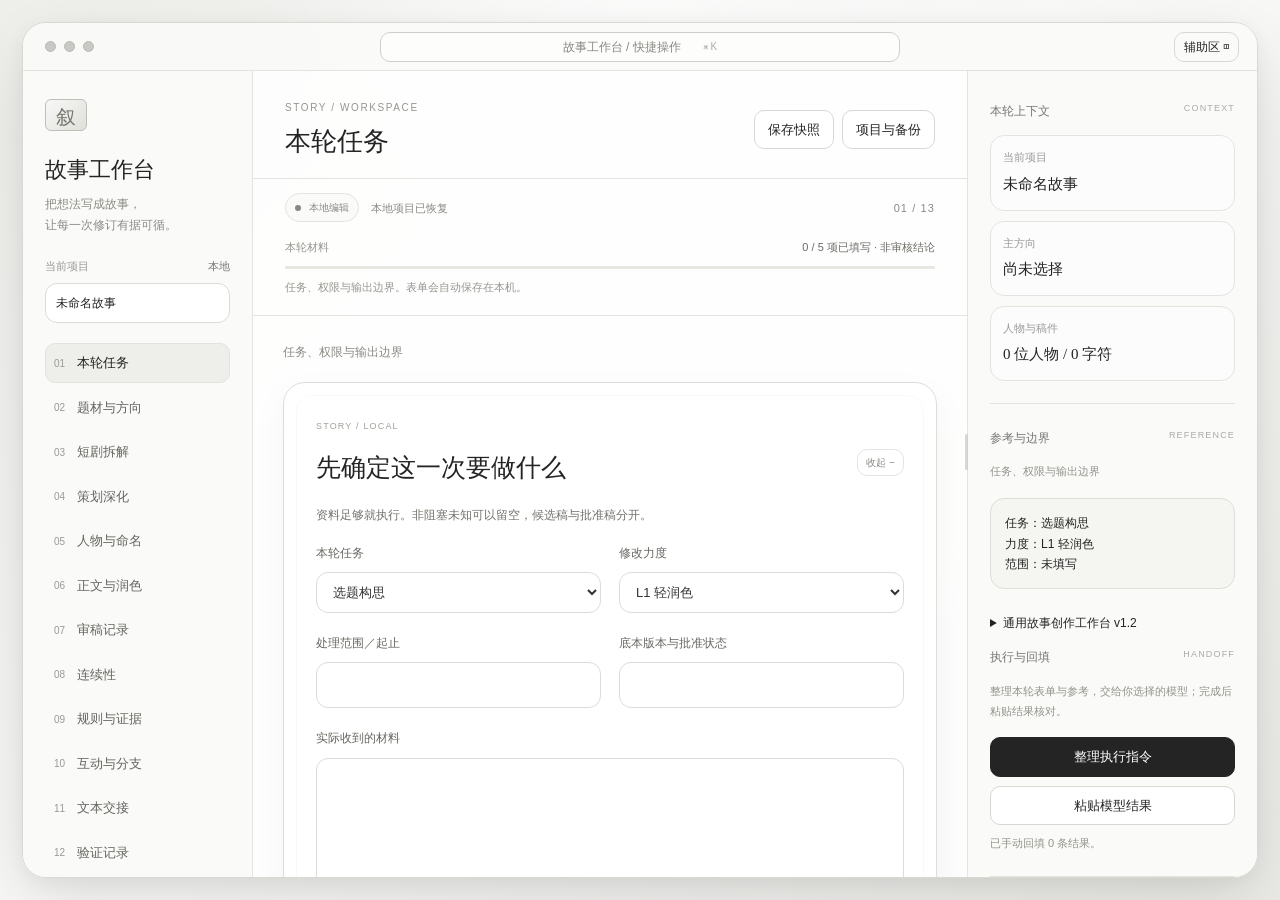
<file: index.html>
<!doctype html>
<html lang="zh-CN">
<head>
<meta charset="utf-8"><meta name="viewport" content="width=device-width,initial-scale=1">
<meta http-equiv="Content-Security-Policy" content="default-src 'none'; script-src 'self'; style-src 'self'; img-src 'self' data:; connect-src 'none'; frame-src 'self'; base-uri 'none'; form-action 'none'; object-src 'none'">
<meta name="description" content="本地故事创作工作台：题材、策划、人物、稿件、审校与连续性。内容保存在自己的浏览器，不调用模型、不上传稿件。">
<title>故事工作台 · 创作与修订</title>
<link rel="stylesheet" href="assets/workbench.css">
<script defer src="assets/knowledge.js"></script><script defer src="assets/core.js"></script><script defer src="assets/app.js"></script>
</head>
<body>
<div class="app-shell"><div class="browser">
<header class="window-bar"><div class="traffic" aria-hidden="true"><i></i><i></i><i></i></div><button class="address command-trigger" id="open-commands" aria-haspopup="dialog" aria-controls="command-dialog">故事工作台 / 快捷操作 <kbd>⌘ K</kbd></button><button id="toggle-context" aria-expanded="true" aria-controls="context-aside" title="展开或收起辅助区">辅助区 ◫</button></header>
<div class="shell">
<aside class="sidebar" aria-label="项目与模块">
<div class="logo" aria-hidden="true">叙</div><a class="brand" href="#task">故事工作台</a><p class="brand-sub">把想法写成故事，<br>让每一次修订有据可循。</p>
<label class="project-label" for="project-title">当前项目 <span>本地</span></label><input id="project-title" aria-label="项目名称" placeholder="未命名故事" maxlength="200">
<nav id="navigation" aria-label="创作模块"></nav>
<div class="sidebar-foot"><strong>留在自己的浏览器</strong><p>未连接模型 · 无自动生成<br>随时导出，保存你的创作。</p><a href="name-editor.html" target="_blank" rel="noopener">独立名字工具 ↗</a></div>
</aside>
<section class="workspace" aria-label="创作工作区">
<header class="main-head"><div><div class="kicker">STORY / WORKSPACE</div><h1 id="page-title">本轮任务</h1></div><div class="head-buttons"><button id="save-project">保存快照</button><button id="open-projects">项目与备份</button></div></header>
<div class="work-state"><span class="status-pill"><i aria-hidden="true"></i>本地编辑</span><span id="save-status" role="status">准备就绪</span><span id="workspace-position">01 / 12</span></div>
<div class="stage-strip" aria-label="本轮准备情况"><div><span>本轮材料</span><strong id="progress-label">待填写</strong></div><progress id="task-progress" max="5" value="0" aria-label="本轮材料准备进度"></progress><p id="workspace-guide">先确定任务，再整理执行材料。</p></div>
<div class="reader"><main id="main-content" tabindex="-1"></main><footer>本地保存 · 定期导出 JSON 备份 · 创作建议与待核事实请分别记录。</footer></div>
</section>
<div id="panel-resizer" role="separator" tabindex="0" aria-label="调整辅助区宽度，左右方向键调整，Home 重置" aria-orientation="vertical" aria-valuemin="240" aria-valuemax="440" aria-valuenow="290"></div><aside class="assistant-panel" id="context-aside" aria-label="本轮上下文与执行">
<section class="aside-section"><div class="side-heading">本轮上下文 <span>CONTEXT</span></div><div id="project-summary" class="meta-grid"></div></section>
<section class="aside-section"><div class="side-heading">参考与边界 <span>REFERENCE</span></div><div id="context-panel"></div></section>
<section class="aside-section execution-section"><div class="side-heading">执行与回填 <span>HANDOFF</span></div><p class="muted">整理本轮表单与参考，交给你选择的模型；完成后粘贴结果核对。</p><button class="primary wide" id="prepare-prompt">整理执行指令</button><button class="wide" id="paste-result">粘贴模型结果</button><div id="output-count" class="muted"></div></section>
<p class="local-notice">本站不会调用模型或上传稿件。外部使用前，请检查材料中的敏感信息。</p>
</aside>
</div></div></div>
<dialog id="command-dialog"><div class="dialog-head"><h2>快速切换与操作</h2><button data-close="command-dialog">关闭</button></div><input id="command-search" type="search" aria-label="搜索模块与操作" placeholder="搜索模块、保存、导出或回填…"><div id="command-list" class="command-list"></div><p class="muted">⌘ / Ctrl + K 打开 · ↑ ↓ 选择 · Enter 执行 · Esc 关闭</p></dialog>
<dialog id="project-dialog"><div class="dialog-head"><h2>项目与备份</h2><button data-close="project-dialog" aria-label="关闭项目与备份">关闭</button></div><p class="muted">自动保存当前项目；快照可恢复旧稿。浏览器清理数据或换设备后需用 JSON 备份恢复。共用设备上的其他使用者也可读取本地内容。</p><div class="toolbar"><button id="new-project">新建空白项目</button><button id="export-json" class="primary">导出项目 JSON</button><label class="file-button">导入项目 JSON<input id="import-json" type="file" accept=".json,application/json" hidden></label><button id="export-md">导出完整 Markdown</button><button id="copy-md">复制完整 Markdown</button></div><h3>本机项目</h3><div id="project-list"></div><h3>当前项目快照</h3><div id="snapshot-list"></div><p id="backup-status" role="status"></p></dialog>
<dialog id="execution-dialog"><div class="dialog-head"><h2 id="execution-title">执行指令</h2><button data-close="execution-dialog">关闭</button></div><p class="muted" id="execution-hint"></p><textarea id="execution-text" aria-label="执行指令或模型结果" spellcheck="false"></textarea><div class="toolbar" id="execution-actions"></div></dialog>
<div id="toast" role="status" aria-live="polite"></div>
<noscript><p>请启用 JavaScript 以使用本地编辑、保存和导出功能。<a href="skill/SKILL.md">阅读知识原文</a></p></noscript>
</body></html>
</file>
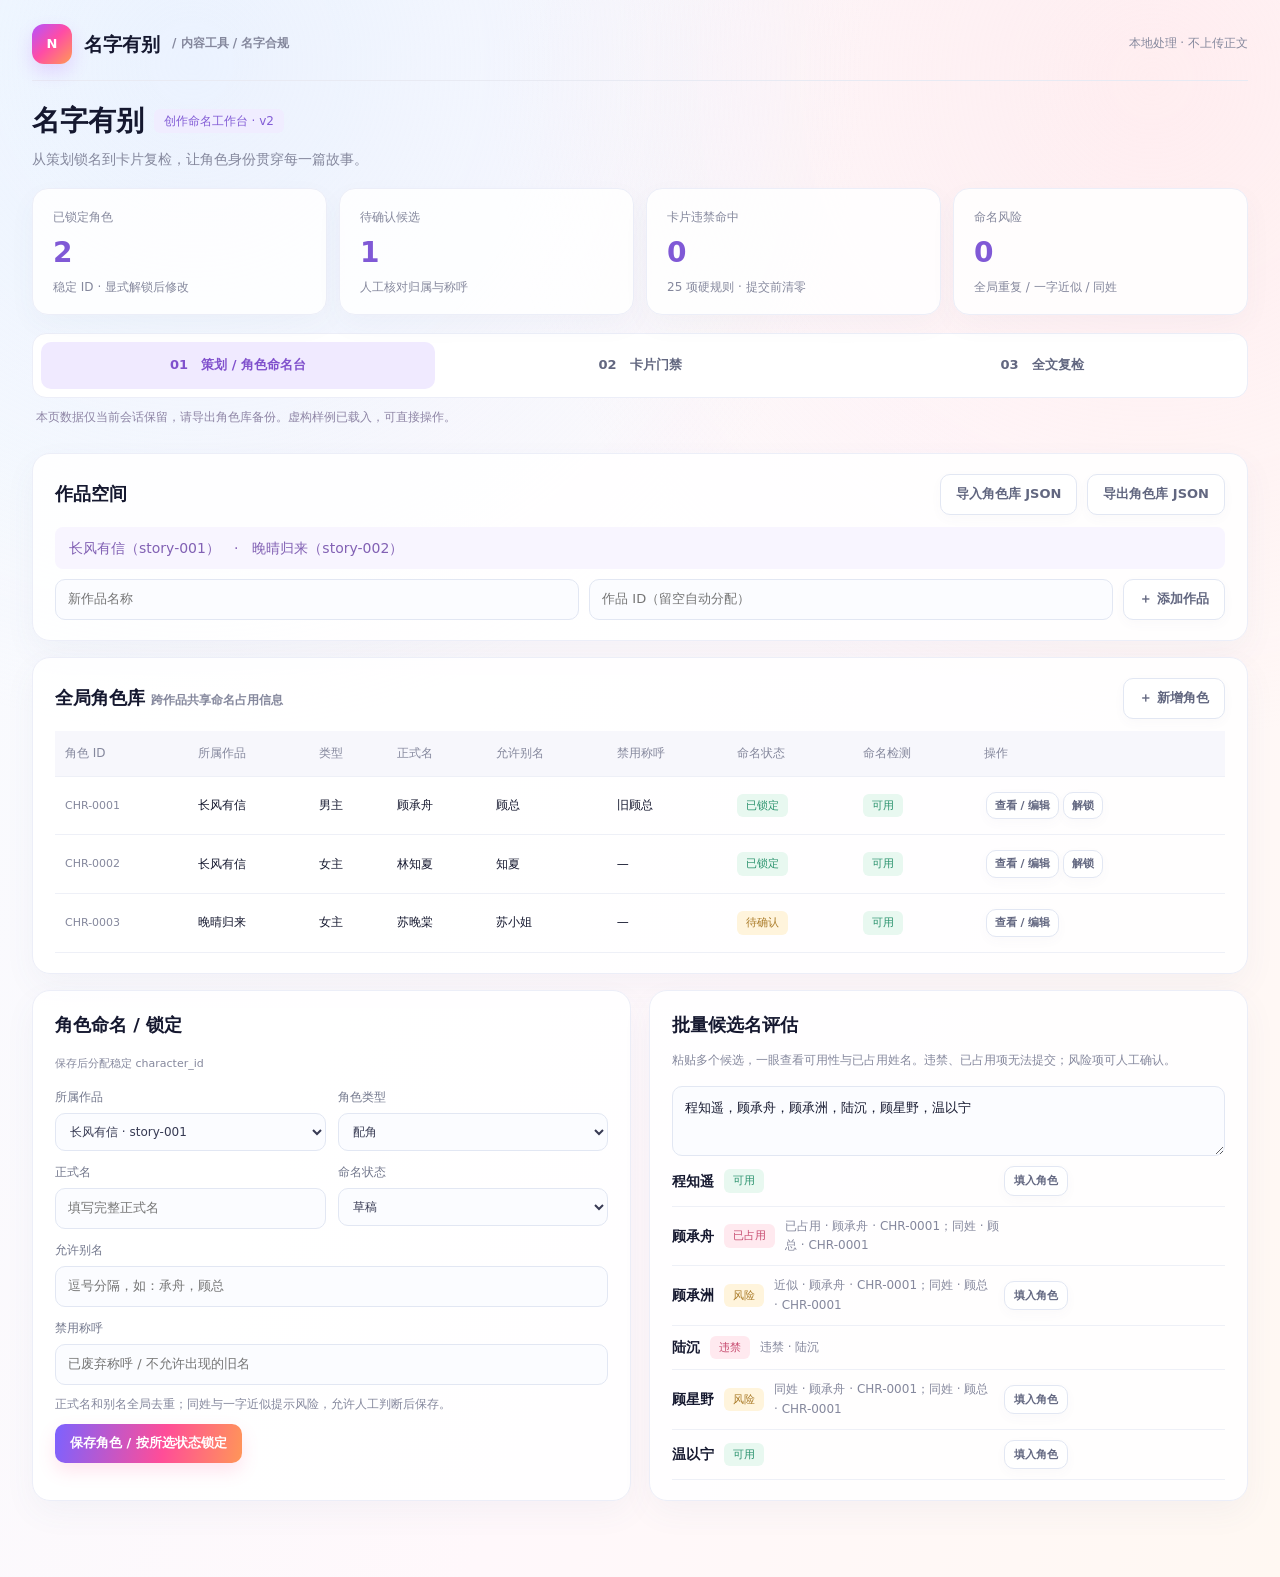
<file: name-editor.html>
<!doctype html><html lang="zh-CN"><head><meta charset="utf-8"><meta name="viewport" content="width=device-width,initial-scale=1"><meta http-equiv="Content-Security-Policy" content="default-src 'none'; script-src 'unsafe-inline'; style-src 'unsafe-inline'; img-src data:; connect-src 'none'; base-uri 'none'; form-action 'none'"><title>名字有别 · 创作命名工作台</title><style>
:root{font:15px/1.65 -apple-system,BlinkMacSystemFont,'PingFang SC','Microsoft YaHei',sans-serif;color:#26332f;background:#f3f4ee}*{box-sizing:border-box}body{margin:0}main{max-width:1120px;margin:auto;padding:36px 24px 80px}header{padding:22px 0 28px}h1{font-size:34px;letter-spacing:2px;margin:8px 0;color:#153f35}h2{font-size:21px;margin:28px 0 14px}h3{font-size:16px;margin:18px 0 8px}p{margin:10px 0}.tag{font-size:12px;letter-spacing:2px;color:#628577}.card,.panel{background:#fff;border:1px solid #dce4dc;border-radius:14px;padding:22px;margin:16px 0;box-shadow:0 4px 18px #224c3210}.row,.toolbar{display:flex;gap:10px;align-items:center;flex-wrap:wrap}.row input{flex:1;min-width:180px}.role{border-top:1px solid #e4e8e1;margin-top:18px;padding-top:16px}.role strong{display:block;margin-bottom:10px}input,textarea{font:inherit;border:1px solid #c9d6cc;border-radius:7px;padding:9px 11px;color:#243f32;background:#fff}textarea{display:block;width:100%;min-height:160px;margin-top:16px;resize:vertical}button,.filebutton{font:inherit;cursor:pointer;border:1px solid #b8cbbb;border-radius:7px;background:#f7faf6;color:#254b38;padding:8px 14px}button:hover,.filebutton:hover{background:#e8f0e7}button.primary{background:#205e47;color:white;border-color:#205e47}button:disabled{opacity:.4;cursor:default}.toolbar{margin:14px 0}.mapping{margin-top:8px}.mapping span{min-width:100px}.mapping small,.warning{color:#946210}.alert{color:#a33732}.hint,small{color:#66766b;font-size:13px}.hit{display:flex;align-items:baseline;gap:7px;padding:12px;border-bottom:1px solid #e4e9df;flex-wrap:wrap;white-space:pre-wrap;overflow-wrap:anywhere}.hit input{width:18px;height:18px}.hit del{background:#ffe4e2;color:#9a3530}.hit ins{background:#dff1df;color:#235c36;text-decoration:none}.hit b{color:#96621f;font-size:12px}#notice{position:sticky;bottom:10px;background:#163f33;color:#fff;border-radius:9px;padding:13px 18px;margin-top:24px;z-index:5}#candidates{display:flex;gap:8px;flex-wrap:wrap}#extra{width:100%}details{margin-top:25px;font-size:13px;color:#687669}#results p{overflow-wrap:anywhere}footer{font-size:12px;color:#7b897d;margin-top:28px}@media(max-width:600px){main{padding:18px 14px 70px}h1{font-size:26px}.card,.panel{padding:15px}.row input{width:100%;min-width:120px}.toolbar button{flex:1}}
.dbname{display:inline-block;margin:3px;padding:3px 9px;background:#edf2e9;border-radius:5px}.forbidden-hit{display:flex;gap:12px;align-items:center;flex-wrap:wrap;border-bottom:1px solid #e2e9df;padding:10px 0}.forbidden-hit span{white-space:pre-wrap;overflow-wrap:anywhere}mark{background:#ffe18b;color:#702b22;padding:2px 4px}input[aria-invalid="true"]{border:2px solid #ad3730}
:root{font:14px/1.6 ui-sans-serif,system-ui,-apple-system,"PingFang SC","Microsoft YaHei",sans-serif;color:#15182f;background:#f7f9ff}body{background:radial-gradient(circle at 15% 4%,#dfebff88,transparent 36%),radial-gradient(circle at 90% 5%,#ffe4e688,transparent 35%),linear-gradient(115deg,#f7fbff,#fff8fb 60%,#fff8f2)}main{max-width:1500px;padding:24px 32px 60px}header{padding:0 0 16px;display:flex;align-items:center;justify-content:space-between;border-bottom:1px solid #e8eaf3;margin-bottom:20px}header .brand{display:flex;align-items:center;gap:12px;font-size:20px;font-weight:850}header .mark{width:40px;height:40px;display:grid;place-items:center;border-radius:12px;background:linear-gradient(135deg,#b354ff,#ff4ca6 48%,#ff9b53);color:white;font-size:13px;box-shadow:0 8px 18px #b354ff33}header small{font-size:12px;color:#85889d}h1{font-size:28px;color:#15182f;letter-spacing:0;margin:0}h2{font-size:18px;margin:0 0 12px}h3{font-size:15px}.subtitle{margin:4px 0 18px;color:#85889d}.overview{display:grid;grid-template-columns:1.6fr repeat(3,1fr);gap:12px;margin-bottom:18px}.overview>div{border:1px solid #eceef8;background:#ffffffdd;border-radius:16px;padding:16px 20px;box-shadow:0 10px 28px #545c840a}.overview b{display:block;font-size:21px;margin-top:3px}.overview span{font-size:12px;color:#85889d}.overview .accent{color:#825fff;font-size:16px}.steps{display:flex;gap:8px;padding:10px;background:#fff;border:1px solid #eef0f7;border-radius:14px;margin-bottom:18px}.steps a{color:#626780;text-decoration:none;font-weight:650;font-size:13px;padding:7px 14px;border-radius:8px}.steps a:first-child{background:#f0edff;color:#825fff}.card,.panel{border:1px solid #eceef8;border-radius:18px;padding:22px 24px;box-shadow:0 12px 32px #545c840d;background:#ffffffed;margin:16px 0}button,.filebutton{border:1px solid #e2e7f3;background:#fff;color:#626780;border-radius:10px;font-weight:650;padding:9px 15px;box-shadow:0 4px 12px #535b8008;font-size:13px}button.primary{border:0;color:white;background:linear-gradient(100deg,#7c62ff,#ff4d98 58%,#ff9658);box-shadow:0 8px 18px #ff509128}button:hover,.filebutton:hover{background:#f0edff;color:#7957dc}button.primary:hover{background:linear-gradient(100deg,#7155f2,#ee458e 58%,#f38b4d);color:white}input,textarea{border:1px solid #e2e7f3;border-radius:10px;color:#15182f;font-size:13px;padding:9px 12px;background:#fbfcff}input:focus,textarea:focus{outline:2px solid #b6a6ff66;border-color:#9c85ff}#docs{display:grid;grid-template-columns:repeat(2,minmax(0,1fr));gap:16px}#docs .card{margin:0}#docs textarea{height:150px;min-height:120px;line-height:1.9}#docs>.card:only-child{grid-column:1/-1}#docs .row input{min-width:120px}.role{border-color:#eef0f7;margin-top:16px;padding-top:12px}.role strong{font-size:13px;margin-bottom:7px}.role>button{font-size:12px;padding:5px 10px;margin:8px 0 2px}.mapping span{min-width:66px}.mapping small{font-size:11px}.hint,small{color:#85889d;font-size:12px}.warning{color:#a16c16}.alert{color:#cc466b}.dbname{background:#f0edff;color:#7957bc;font-size:12px;margin:3px;padding:3px 10px;border-radius:6px}#db-panel{font-size:13px;color:#626780}#db-panel summary{cursor:pointer;display:flex;align-items:center;justify-content:space-between;font-size:14px;color:#15182f;font-weight:750}#db-panel summary span{background:#fff0f4;color:#c84d78;border-radius:6px;padding:3px 10px;font-size:12px}#db-panel[open] summary{margin-bottom:14px}#db-panel h2{display:none}#db-panel .hint{line-height:1.7}.hit{border-bottom:1px solid #eef0f7;font-size:13px}#notice{background:#f0edff;color:#6e58ae;border:1px solid #e3dcfc;border-radius:12px;position:static;padding:12px 18px;font-size:13px}details{color:#85889d}footer{color:#85889d}mark{background:#ffdae7;color:#a12b55}.section-head{display:flex;justify-content:space-between;align-items:center;margin-top:20px}.section-head h2{margin:0}.section-head span{font-size:12px;color:#85889d}#results p{padding:9px 12px;border-radius:8px;background:#f7f8fd;font-size:13px}#results p.alert{background:#fff0f4}#results p.warning{background:#fff8e9}@media(max-width:900px){main{padding:18px}#docs{grid-template-columns:1fr}.overview{grid-template-columns:repeat(2,1fr)}.steps{overflow:auto;white-space:nowrap}header small{display:none}}
[hidden]{display:none!important}.version{font-size:12px;font-weight:500;background:#f0edff;color:#835dd6;border-radius:6px;padding:5px 10px;vertical-align:middle}.overview{grid-template-columns:repeat(4,1fr)}.overview b{font-size:28px;color:#8059d6}.v2-tabs{display:flex;background:#fff;border:1px solid #eceef8;padding:8px;border-radius:14px;gap:8px}.v2-tabs button{flex:1;box-shadow:none;border:0;padding:13px}.v2-tabs .active{background:#f0eaff;color:#8051cd}#v2-note{padding:10px 4px;color:#8e85a5;font-size:12px}.v2-columns{display:grid;grid-template-columns:1fr 1fr;gap:18px}.v2-columns>.panel{margin-top:0}.section-head{margin:0 0 12px}.toolbar{margin:0}.work-list{color:#8261b4;background:#f8f5ff;padding:10px 14px;border-radius:8px}.table-scroll{overflow:auto}table{width:100%;border-collapse:collapse;font-size:12px}th{background:#f7f7fc;color:#85889d;text-align:left;font-weight:500;white-space:nowrap}td,th{padding:13px 10px;border-bottom:1px solid #eef0f7}td button{padding:4px 8px;font-size:11px;margin:2px;white-space:nowrap}td:first-child{font-size:11px;color:#85889d}.pill{display:inline-block;padding:3px 9px;border-radius:6px;font-size:11px;white-space:nowrap}.ok{background:#e8f8f0;color:#2a926d}.warn{background:#fff4dc;color:#aa7b28}.bad{background:#ffe9ef;color:#c74c70}.form-grid{display:grid;grid-template-columns:1fr 1fr;gap:12px;margin-top:14px}label{font-size:12px;color:#73788d}label input,label select{display:block;width:100%;margin-top:6px}.wide{grid-column:1/-1}select{font:inherit;padding:10px;border:1px solid #e2e7f3;border-radius:10px;color:#373a53;background:#fbfcff}#dictionary-prompt{font:12px/1.8 ui-monospace,monospace;background:#faf9ff;resize:vertical}.batch-item{display:flex;align-items:center;gap:10px;padding:10px 0;border-bottom:1px solid #eef0f7}.batch-item small{flex:1;max-width:220px;overflow-wrap:anywhere}.batch-item button{padding:5px 9px;font-size:11px}.finding{padding:14px 0;border-top:1px solid #eeeef8}.finding>b,.finding>small{margin-left:12px}.finding p{background:#f9f8fd;padding:10px;border-radius:8px;white-space:pre-wrap;overflow-wrap:anywhere}.pass-message{background:#ecfaf1;padding:14px;border-radius:10px;color:#2a926d}header{margin-bottom:18px}header .brand{font-size:19px}main{max-width:1600px}.panel{padding:20px 22px}.subtitle{margin-bottom:18px}textarea{line-height:1.8}#role-form>small{font-size:11px}@media(max-width:900px){.v2-columns{grid-template-columns:1fr}.v2-tabs button{font-size:12px;padding:10px}.overview{grid-template-columns:1fr 1fr}}
</style></head><body><main><header><div class="brand"><div class="mark">N</div>名字有别 <small> / 内容工具 / 名字合规</small></div><small>本地处理 · 不上传正文</small></header><h1>名字有别 <span class="version">创作命名工作台 · v2</span></h1><p class="subtitle">从策划锁名到卡片复检，让角色身份贯穿每一篇故事。</p>
<div class="overview"><div><span>已锁定角色</span><b id="locked-count">0</b><small>稳定 ID · 显式解锁后修改</small></div><div><span>待确认候选</span><b id="pending-count">0</b><small>人工核对归属与称呼</small></div><div><span>卡片违禁命中</span><b id="forbid-count">0</b><small>25 项硬规则 · 提交前清零</small></div><div><span>命名风险</span><b id="risk-count">0</b><small>全局重复 / 一字近似 / 同姓</small></div></div>
<nav class="v2-tabs" role="tablist"><button data-tab="naming" class="active" role="tab" aria-selected="true">01　策划 / 角色命名台</button><button data-tab="gate" role="tab" aria-selected="false">02　卡片门禁</button><button data-tab="full" role="tab" aria-selected="false">03　全文复检</button></nav>
<div id="v2-note" role="status">本页数据仅当前会话保留，请导出角色库备份。虚构样例已载入，可直接操作。</div>
<section id="tab-naming"><div class="panel"><div class="section-head"><h2>作品空间</h2><div class="toolbar"><label class="filebutton">导入角色库 JSON<input id="import-registry" type="file" accept=".json" hidden></label><button id="export-registry">导出角色库 JSON</button></div></div><p id="work-list" class="work-list"></p><div class="row"><input id="work-title" placeholder="新作品名称"><input id="work-id" placeholder="作品 ID（留空自动分配）"><button id="add-work">＋ 添加作品</button></div></div>
<div class="panel"><div class="section-head"><h2>全局角色库 <small>跨作品共享命名占用信息</small></h2><button id="new-role">＋ 新增角色</button></div><div class="table-scroll"><table><thead><tr><th>角色 ID</th><th>所属作品</th><th>类型</th><th>正式名</th><th>允许别名</th><th>禁用称呼</th><th>命名状态</th><th>命名检测</th><th>操作</th></tr></thead><tbody id="role-rows"></tbody></table></div></div>
<div class="v2-columns"><div class="panel" id="role-form"><h2>角色命名 / 锁定</h2><small id="role-id"></small><div class="form-grid"><label>所属作品<select id="role-work"></select></label><label>角色类型<select id="role-type"><option>男主</option><option>女主</option><option>配角</option><option>反派</option></select></label><label>正式名<input id="role-name" placeholder="填写完整正式名"></label><label>命名状态<select id="role-status"><option>草稿</option><option>待确认</option><option>已锁定</option></select></label><label class="wide">允许别名<input id="role-aliases" placeholder="逗号分隔，如：承舟，顾总"></label><label class="wide">禁用称呼<input id="role-forbidden" placeholder="已废弃称呼 / 不允许出现的旧名"></label></div><p id="name-feedback" class="warning"></p><p id="lock-hint" class="hint"></p><button class="primary" id="save-role">保存角色 / 按所选状态锁定</button></div>
<div class="panel"><h2>批量候选名评估</h2><p class="hint">粘贴多个候选，一眼查看可用性与已占用姓名。违禁、已占用项无法提交；风险项可人工确认。</p><textarea id="batch-names" style="min-height:70px"></textarea><div id="batch-results"></div></div></div></section>
<section id="tab-gate" hidden><div class="panel"><div class="section-head"><h2>卡片 / 正文生成门禁</h2><span id="gate-status" class="pill warn">未检查</span></div><div class="form-grid"><label>作品<select id="gate-work"></select></label><label>策划卡片名称<input id="gate-title"></label><label class="wide">检查范围<select id="gate-character"></select></label></div><p class="hint">单角色卡片可检查串名；全作品检查允许同作品角色共同出现。未登记称呼只进入待确认候选，不自动绑定人物。</p><div class="v2-columns"><div><label>卡片 / 正文内容<textarea id="gate-text" style="height:220px"></textarea></label><label>补充待核对称呼（可留空）<input id="explicit-candidates" placeholder="如：陌生称呼、模型生成的待核对名"></label><p class="hint">自动候选：显式【称呼】、说话人标签及有限姓氏规则。识别有遗漏与误报，请补充待核对称呼。</p><div class="toolbar"><button id="run-gate" class="primary">检查卡片 / 正文</button><button id="gate-pass-sample">通过样例</button><button id="gate-risk-sample">阻断样例</button></div></div><div><div class="section-head"><b>自动注入 · 本作品角色字典 Prompt</b><button id="copy-prompt">复制 Prompt</button></div><textarea id="dictionary-prompt" readonly style="height:280px"></textarea><p class="hint">将此字典和卡片一并交给生成模型；内容变更后需重新检查。此工具不调用模型。</p></div></div></div><div class="panel"><h2>检查证据与待确认称呼</h2><div id="gate-findings"></div></div></section>
<section id="tab-full" hidden><p class="hint">全文后处理独立保留。角色映射请与上方角色字典核对；替换逐处确认，原稿不变。</p><div class="toolbar"><button id="add" class="primary">＋ 添加稿件</button><label class="filebutton">导入多个 TXT<input id="files" type="file" accept=".txt,text/plain" multiple hidden></label><button id="sample">载入虚构样例</button></div><p class="hint">① 添加稿件，手动指定男女主 / A、B 与别名 → ② 检测撞名 → ③ 设置新名、生成逐处预览 → ④ 勾选并导出。TXT 按 UTF-8 读取；出现乱码请先转码。</p><details class="panel" id="db-panel"><summary>强制违禁姓名库 <span>25 项硬拦截 · 展开管理与命中定位 ▾</span></summary><h2>00 / 强制违禁姓名数据库</h2><p id="db-count"></p><p class="hint">按连续原文子串精确匹配，不扩充谐音或相似字。强制25项始终保留；导入采用合并，不会删除现有项。原稿允许检查，最终稿必须清零。</p><div id="mandatory-list"></div><p><b>用户追加：</b><span id="extra-list"></span></p><div class="row"><input id="db-add" placeholder="追加姓名，逗号或换行分隔"><button id="add-forbidden">追加并保存</button></div><div class="toolbar"><label class="filebutton">导入数据库 JSON<input id="import-db" type="file" accept=".json,application/json" hidden></label><button id="export-db">导出数据库</button><button id="scan-forbidden" class="primary">检查原稿违禁姓名</button><button id="recheck-forbidden">复检待导出全文</button><button id="export-report">导出检查报告</button></div><p id="db-status" class="hint"></p><p class="hint">嵌入模式下追加名单仅当前会话有效，请导出 JSON 备份；不保存稿件正文。未通过也可导出标记“不通过”的报告。</p><div id="forbidden-results"></div></details><div id="manuscripts" class="section-head"><h2>稿件与角色</h2><span>UTF-8 TXT 导入 / 手动粘贴 · 主姓名与别名单独映射</span></div><div id="docs"></div><section class="panel" id="check-panel"><h2>02 / 撞名与频率</h2><button class="primary" id="detect">检测全部稿件</button><div id="results"></div></section><section class="panel" id="rename-panel"><h2>03 / 新名字候选</h2><p class="hint">补充其他角色名（逗号分隔），候选会避开已填角色 / 别名、原文现存完整姓名与一字近似名。候选不区分性别，可按人物气质挑选。</p><input id="extra" placeholder="如：周临，李晚秋，阿宁"><div class="toolbar"><button id="suggest">生成 12 个候选</button></div><div id="candidates"></div><p class="hint">候选过滤违禁姓名。点击候选尝试复制；粘贴到上方角色的替换框。主姓名与每个别名分别设定，不填的词保持原样。</p></section><section class="panel" id="export-panel"><h2>04 / 核对与导出</h2><p class="hint">匹配采用最长姓名优先，不会把刚替换的新名字再次替换。中文没有天然词边界，较长姓名内的子串也可能命中，请核对上下文。短名、姓氏及称呼需逐处确认。</p><div class="toolbar"><button id="build" class="primary">生成逐处预览</button><button id="safe">勾选全部 ≥3 字匹配</button><button id="export" disabled>导出选中修改的 TXT 副本</button></div><div id="preview"></div></section><div id="notice" role="status" aria-live="polite">添加稿件即可开始。无服务器、无 API、无文字上传；追加名单可导出备份。</div><details><summary>检测口径、限制与开源许可</summary><p>近似名：Unicode 字符编辑距离为 1，双方至少 2 字；可能包含同姓带来的误报，不检测拼音、谐音、简繁体同一性。跨稿结果包含指定别名。频率：每千字符 ≥15 次，或任一非空行 ≥3 次时提示；段落按非空行计算，不构成统一写作标准。原文按精确字符串匹配，不自动识别角色。</p><p>导出保留原文本换行和未选中内容，以 UTF-8 无 BOM 保存；文件副本不会修改原文件。建议先在副本验证角色指代。两角色同稿共用别名须先消歧。改名预览不负责自动调整代词、语气与人物设定。无撤销历史，可从原文重新预览。</p><p>本工具 MIT 开源。使用 js-levenshtein 1.1.6（MIT），Copyright (c) 2017 Gustaf Andersson。上游 https://github.com/gustf/js-levenshtein；依赖源码与完整许可已内嵌在本 HTML，也随 ZIP 提供。</p></details><footer>名字有别 · 专注主角姓名，保留创作者的最后判断。</footer></section></main><script>
/* js-levenshtein 1.1.6 | https://github.com/gustf/js-levenshtein
MIT License

Copyright (c) 2017 Gustaf Andersson

Permission is hereby granted, free of charge, to any person obtaining a copy
of this software and associated documentation files (the "Software"), to deal
in the Software without restriction, including without limitation the rights
to use, copy, modify, merge, publish, distribute, sublicense, and/or sell
copies of the Software, and to permit persons to whom the Software is
furnished to do so, subject to the following conditions:

The above copyright notice and this permission notice shall be included in all
copies or substantial portions of the Software.

THE SOFTWARE IS PROVIDED "AS IS", WITHOUT WARRANTY OF ANY KIND, EXPRESS OR
IMPLIED, INCLUDING BUT NOT LIMITED TO THE WARRANTIES OF MERCHANTABILITY,
FITNESS FOR A PARTICULAR PURPOSE AND NONINFRINGEMENT. IN NO EVENT SHALL THE
AUTHORS OR COPYRIGHT HOLDERS BE LIABLE FOR ANY CLAIM, DAMAGES OR OTHER
LIABILITY, WHETHER IN AN ACTION OF CONTRACT, TORT OR OTHERWISE, ARISING FROM,
OUT OF OR IN CONNECTION WITH THE SOFTWARE OR THE USE OR OTHER DEALINGS IN THE
SOFTWARE.
*/
(function(){const module={exports:{}};
'use strict';
module.exports = (function()
{
  function _min(d0, d1, d2, bx, ay)
  {
    return d0 < d1 || d2 < d1
        ? d0 > d2
            ? d2 + 1
            : d0 + 1
        : bx === ay
            ? d1
            : d1 + 1;
  }

  return function(a, b)
  {
    if (a === b) {
      return 0;
    }

    if (a.length > b.length) {
      var tmp = a;
      a = b;
      b = tmp;
    }

    var la = a.length;
    var lb = b.length;

    while (la > 0 && (a.charCodeAt(la - 1) === b.charCodeAt(lb - 1))) {
      la--;
      lb--;
    }

    var offset = 0;

    while (offset < la && (a.charCodeAt(offset) === b.charCodeAt(offset))) {
      offset++;
    }

    la -= offset;
    lb -= offset;

    if (la === 0 || lb < 3) {
      return lb;
    }

    var x = 0;
    var y;
    var d0;
    var d1;
    var d2;
    var d3;
    var dd;
    var dy;
    var ay;
    var bx0;
    var bx1;
    var bx2;
    var bx3;

    var vector = [];

    for (y = 0; y < la; y++) {
      vector.push(y + 1);
      vector.push(a.charCodeAt(offset + y));
    }

    var len = vector.length - 1;

    for (; x < lb - 3;) {
      bx0 = b.charCodeAt(offset + (d0 = x));
      bx1 = b.charCodeAt(offset + (d1 = x + 1));
      bx2 = b.charCodeAt(offset + (d2 = x + 2));
      bx3 = b.charCodeAt(offset + (d3 = x + 3));
      dd = (x += 4);
      for (y = 0; y < len; y += 2) {
        dy = vector[y];
        ay = vector[y + 1];
        d0 = _min(dy, d0, d1, bx0, ay);
        d1 = _min(d0, d1, d2, bx1, ay);
        d2 = _min(d1, d2, d3, bx2, ay);
        dd = _min(d2, d3, dd, bx3, ay);
        vector[y] = dd;
        d3 = d2;
        d2 = d1;
        d1 = d0;
        d0 = dy;
      }
    }

    for (; x < lb;) {
      bx0 = b.charCodeAt(offset + (d0 = x));
      dd = ++x;
      for (y = 0; y < len; y += 2) {
        dy = vector[y];
        vector[y] = dd = _min(dy, d0, dd, bx0, vector[y + 1]);
        d0 = dy;
      }
    }

    return dd;
  };
})();


globalThis.levenshtein=module.exports;})();
</script><script>
/* Name Editor core — MIT, 2026. Third-party distance: js-levenshtein, MIT. */
(function(root){
const lev=typeof module==='object'?require('./levenshtein'):root.levenshtein;
const chars=s=>Array.from(s);
function distance(a,b){const map=new Map();let n=1;const enc=s=>chars(s).map(c=>{if(!map.has(c))map.set(c,String.fromCharCode(n++));return map.get(c)}).join('');return lev(enc(a),enc(b))}
function terms(d){return d.roles.flatMap((r,i)=>[r.name,...r.aliases].map(s=>s.trim()).filter(Boolean).map(term=>({term,role:i}))).filter((x,i,a)=>a.findIndex(y=>y.term===x.term&&y.role===x.role)===i)}
function conflicts(d){const m=new Map(),out=[];for(const t of terms(d)){if(m.has(t.term)&&m.get(t.term)!==t.role)out.push(t.term);m.set(t.term,t.role)}return [...new Set(out)]}
function scan(text,ts){ts=[...ts].sort((a,b)=>b.term.length-a.term.length);let hits=[];for(let i=0;i<text.length;){const t=ts.find(t=>text.startsWith(t.term,i));if(t){hits.push({...t,start:i,end:i+t.term.length});i+=t.term.length}else{i+=text.codePointAt(i)>65535?2:1}}return hits}
function cross(docs){let out=[];for(let i=0;i<docs.length;i++)for(let j=i+1;j<docs.length;j++)for(const a of terms(docs[i]))for(const b of terms(docs[j])){const dis=distance(a.term,b.term);if(dis===0||(Math.min(chars(a.term).length,chars(b.term).length)>=2&&dis===1))out.push({a:i,b:j,x:a,y:b,distance:dis})}return out}
function stats(d){const hits=scan(d.text,terms(d));const paras=d.text.split(/\r?\n/).filter(s=>s.trim());return d.roles.map((r,i)=>{let count=hits.filter(h=>h.role===i).length;let occupied=paras.filter(p=>scan(p,terms(d)).some(h=>h.role===i)).length;return{count,perThousand:chars(d.text).length?count/chars(d.text).length*1000:0,occupied,paragraphs:paras.length,dense:paras.filter(p=>scan(p,terms(d)).filter(h=>h.role===i).length>=3).length}})}
function replace(text,hits){let cursor=0,out='';for(const h of [...hits].sort((a,b)=>a.start-b.start)){if(h.start<cursor||text.slice(h.start,h.end)!==h.term)throw Error('预览已过期或位置重叠，请重新预览');out+=text.slice(cursor,h.start)+h.target;cursor=h.end}return out+text.slice(cursor)}
function shortRisk(term){return chars(term).length<=2}
function candidates(docs,extra=''){const used=docs.flatMap(d=>terms(d).map(t=>t.term)).concat(extra.split(/[\s,，、;；]+/).filter(Boolean));const surnames=['程','许','宋','陆','温','秦','方','谢','纪','林','苏','孟','叶','乔','贺','裴','沈','顾','周','江'];const given=['知遥','星野','清禾','以宁','云舟','景行','晚棠','明澈','予安','闻溪','怀瑾','南絮','书屿','映川','初霁','时雨','砚秋','疏桐','见微','照临'];let all=[];for(const s of surnames)for(const g of given){let n=s+g;if(!used.some(u=>n.includes(u)||u.includes(n)||distance(n,u)<=1)&&!docs.some(d=>d.text.includes(n)))all.push(n)}for(let i=all.length-1;i>0;i--){let j=Math.floor(Math.random()*(i+1));[all[i],all[j]]=[all[j],all[i]]}return all.slice(0,12)}
const api={distance,terms,conflicts,scan,cross,stats,replace,shortRisk,candidates};if(typeof module==='object')module.exports=api;else root.NameCore=api;
})(typeof globalThis==='object'?globalThis:this);

</script><script>
/* Name Editor mandatory database and literal matching. MIT. */
(function(root){
const BASE=Object.freeze(['陆沉','萧逸','夏鸣星','查理苏','陆景和','左然','夏彦','莫弈','顾时夜','易遇','柏源','夏萧因','秦彻','黎深','沈星回','祁煜','夏以昼','司岚','叶瑄','路辰','白起','李泽言','许墨','周棋洛','凌肖']);
function normalize(items){if(!Array.isArray(items))throw Error('名单必须是字符串数组');if(items.length>10000)throw Error('单次名单最多 10000 项');return [...new Set(items.map(x=>{if(typeof x!=='string')throw Error('名单每项必须是字符串');x=x.trim();if(!x||x.length>100||/[\r\n]/.test(x))throw Error('姓名不能为空、含换行或超过100字符');return x}))]}
function merge(additional,imported){if(!imported||typeof imported!=='object')throw Error('数据库必须为名单数组或JSON对象');let list=Array.isArray(imported)?imported:[...normalize(imported.mandatory||[]),...normalize(imported.additional||[])];return normalize([...additional,...normalize(list)]).filter(x=>!BASE.includes(x))}
function hits(text,additional=[]){const all=[...BASE,...normalize(additional)];let out=[];for(const term of new Set(all)){for(let pos=text.indexOf(term);pos!==-1;pos=text.indexOf(term,pos+1)){out.push({term,start:pos,end:pos+term.length,line:text.slice(0,pos).split('\n').length})}}return out.sort((a,b)=>a.start-b.start||b.end-a.end)}
function report(docs,additional=[],stage='原稿'){const scripts=docs.map(d=>{const found=hits(d.text,additional);return{title:d.title,passed:found.length===0,totalHits:found.length,counts:[...new Set(found.map(h=>h.term))].map(term=>({name:term,count:found.filter(h=>h.term===term).length})),locations:found}});return{schemaVersion:1,stage,matchMode:'literal-substring',passed:scripts.every(d=>d.passed),mandatoryCount:BASE.length,additionalCount:additional.length,totalHits:scripts.reduce((n,d)=>n+d.totalHits,0),scripts}}
const api={BASE,normalize,merge,hits,report};if(typeof module==='object')module.exports=api;else root.ForbiddenCore=api;
})(globalThis);

</script><script>
const C=NameCore,$=s=>document.querySelector(s);let docs=[],preview=null,serial=0;
function el(tag,text,cls){const e=document.createElement(tag);if(text!==undefined)e.textContent=text;if(cls)e.className=cls;return e}
function note(t){$('#notice').textContent=t}
function invalidate(){preview=null;$('#preview').replaceChildren();$('#export').disabled=true;note('内容已更新，请重新检测 / 预览。')}
function input(value,fn,placeholder){const e=el('input');e.value=value;e.placeholder=placeholder||'';e.addEventListener('input',()=>{fn(e.value);invalidate()});return e}
function add(title='',text=''){docs.push({id:++serial,title:title||'未命名稿件 '+serial,text,roles:[{name:'',aliases:[],targets:{}},{name:'',aliases:[],targets:{}}]});render();invalidate()}
function render(){const box=$('#docs');box.replaceChildren();docs.forEach((d,idx)=>{const card=el('section',undefined,'card');const head=el('div',undefined,'row');head.append(el('b',`稿件 ${idx+1}`),input(d.title,v=>d.title=v));const del=el('button','移除');del.onclick=()=>{docs.splice(idx,1);render();invalidate()};head.append(del);card.append(head);const ta=el('textarea');ta.placeholder='粘贴剧本或小说正文（所有内容仅在本页内存中）';ta.value=d.text;ta.oninput=()=>{d.text=ta.value;invalidate()};card.append(ta);d.roles.forEach((r,ri)=>{const wrap=el('div',undefined,'role');wrap.append(el('strong',ri?'女主 / 角色 B':'男主 / 角色 A'));const row=el('div',undefined,'row');row.append(input(r.name,v=>{r.name=v},'主姓名，如 顾承舟'),input(r.aliases.join('，'),v=>r.aliases=v.split(/[,，、;；\n]+/).map(x=>x.trim()).filter(Boolean),'别名，用逗号分隔，如 承舟，顾总'));wrap.append(row);const sync=el('button','设置 / 刷新逐词替换');sync.onclick=()=>{render();invalidate()};wrap.append(sync);[...new Set([r.name,...r.aliases].map(s=>s.trim()).filter(Boolean))].forEach(term=>{const row=el('div',undefined,'row mapping');row.append(el('span',term+' →'),input(r.targets[term]||'',v=>r.targets[term]=v,'留空保留原词；填写替换名'));if(C.shortRisk(term))row.append(el('small','短名：须逐处确认'));wrap.append(row)});card.append(wrap)});box.append(card)})}
function detect(){const box=$('#results');box.replaceChildren();if(!docs.length){note('先添加至少一份稿件。');return}const all=C.cross(docs);box.append(el('h3',`跨稿撞名 · ${all.length} 对`));if(!all.length)box.append(el('p','已指定的主角名及别名，未发现完全重复或编辑距离为 1 的近似名。'));for(const x of all){box.append(el('p',`${x.distance?'近似（需人工判断）':'完全重名'}｜${docs[x.a].title}：${x.x.term} ↔ ${docs[x.b].title}：${x.y.term}`,x.distance?'warning':'alert'))}docs.forEach(d=>{box.append(el('h3',d.title));const ambiguity=C.conflicts(d);if(ambiguity.length)box.append(el('p','同稿两角色共用词，禁止该稿改名：'+ambiguity.join('、'),'alert'));C.stats(d).forEach((s,i)=>box.append(el('p',`${i?'女主 / B':'男主 / A'} ${d.roles[i].name||'（未指定）'}：${s.count} 次；每千字符 ${s.perThousand.toFixed(1)} 次；覆盖 ${s.occupied}/${s.paragraphs} 个非空段落；${s.dense} 段出现 ≥3 次。${s.perThousand>=15||s.dense?' 高频提示：结合对白与叙述人工检查。':''}`)))});note('检测完成。近似名按字形编辑距离计算，不含同音 / 拼音；频率为提示，不是写作质量判定。')}
function makePreview(){invalidate();if(!docs.length)return note('先添加稿件。');let lists=[];const used=docs.flatMap(d=>C.terms(d).map(t=>t.term)).concat($('#extra').value.split(/[\s,，、;；]+/).filter(Boolean));for(const d of docs){if(C.conflicts(d).length)return note('请先消除同稿角色共用姓名 / 别名：'+d.title);const mapped=C.terms(d).filter(t=>(d.roles[t.role].targets[t.term]||'').trim()&&d.roles[t.role].targets[t.term].trim()!==t.term);for(const t of mapped){const target=d.roles[t.role].targets[t.term].trim();if(used.includes(target))return note(`替换名「${target}」已在角色表 / 其他角色名中，先选择未占用姓名。`)}const hits=C.scan(d.text,C.terms(d)).filter(h=>mapped.some(t=>t.term===h.term&&t.role===h.role)).map(h=>({...h,target:d.roles[h.role].targets[h.term].trim(),selected:false}));lists.push({doc:d,hits})}const planned=lists.flatMap(l=>l.hits.map(h=>({doc:l.doc.id,role:h.role,target:h.target})));if(planned.some((p,i)=>planned.some((q,j)=>i!==j&&p.target===q.target&&(p.doc!==q.doc||p.role!==q.role))))return note('多个角色计划使用同一个替换名，请先调整，避免制造新撞名。');preview=lists;let n=0;const box=$('#preview');for(const list of lists){box.append(el('h3',list.doc.title));for(const h of list.hits){n++;const label=el('label',undefined,'hit');const cb=el('input');cb.type='checkbox';cb.onchange=()=>{h.selected=cb.checked;updateExport()};h.checkbox=cb;const before=list.doc.text.slice(Math.max(0,h.start-24),h.start),after=list.doc.text.slice(h.end,h.end+24);label.append(cb,el('span',before),el('del',h.term),el('ins',h.target),el('span',after));if(C.shortRisk(h.term))label.append(el('b',' 短名 / 姓氏风险：确认非其他人或普通词'));box.append(label)}}box.prepend(el('p',`共 ${n} 处。默认全不选；请核对旁白、台词说话人、称呼和长姓名内部匹配。只改部分可能造成角色名不一致。`));note(n?'预览已生成。勾选后可导出；正文或设置变化会使预览失效。':'暂无变化：请设置替换名，并点“设置 / 刷新逐词替换”检查别名。');updateExport()}
function updateExport(){$('#export').disabled=!(preview&&preview.some(l=>l.hits.some(h=>h.selected)))}
function download(text,name,type='text/plain;charset=utf-8'){const b=new Blob([text],{type});const a=el('a');a.href=URL.createObjectURL(b);a.download=name.replace(/[<>:"/\\|?*\u0000-\u001f]/g,'_');document.body.append(a);a.click();a.remove();setTimeout(()=>URL.revokeObjectURL(a.href),30000)}
$('#add').onclick=()=>add();$('#files').onchange=async e=>{for(const f of e.target.files){if(f.size>5*1024*1024){note('跳过大于 5 MB 文件：'+f.name);continue}add(f.name.replace(/\.txt$/i,''),await f.text())}e.target.value=''};$('#detect').onclick=detect;$('#build').onclick=makePreview;$('#safe').onclick=()=>{if(!preview)return note('先生成预览。');for(const l of preview)for(const h of l.hits)if(!C.shortRisk(h.term)){h.selected=true;h.checkbox.checked=true}updateExport()};$('#export').onclick=()=>{if(!preview)return;const active=preview.filter(l=>l.hits.some(h=>h.selected));if(!confirm(`导出 ${active.length} 份副本。已核对所有选中处，并检查台词与说话人命名一致？\n多文件下载可能需要浏览器允许。`))return;for(const l of active)download(C.replace(l.doc.text,l.hits.filter(h=>h.selected)),l.doc.title.replace(/\.txt$/i,'')+'_改名.txt');note('已发起副本下载。浏览器若拦截多文件，请允许后重试；原稿未修改。')};$('#suggest').onclick=()=>{const out=$('#candidates');out.replaceChildren();for(const name of C.candidates(docs,$('#extra').value)){const b=el('button',name);b.onclick=()=>{note('候选：'+name+'。将姓名复制到对应替换框，别名请单独指定。');navigator.clipboard?.writeText(name).catch(()=>{})};out.append(b)}};$('#extra').oninput=invalidate;
$('#sample').onclick=()=>{if(docs.some(d=>d.text)&&!confirm('载入样例将替换当前页内稿件，继续？'))return;docs=[];add('都市短剧甲','顾承舟：你终于来了。\n林知夏望着顾承舟，顾总的声音很轻。\n顾承舟走向窗边。');add('小说乙','顾承舟回到故乡。\n苏晚棠说：顾承舟，我们好久不见。');docs[0].roles=[{name:'顾承舟',aliases:['顾总'],targets:{}},{name:'林知夏',aliases:[],targets:{}}];docs[1].roles=[{name:'顾承舟',aliases:[],targets:{}},{name:'苏晚棠',aliases:[],targets:{}}];render();detect()};add();

</script><script>
/* Database UI and final-output gate. No manuscript persistence. */
const F=ForbiddenCore,DBKEY='name-editor.forbidden.additional.v1';let extraForbidden=[],persistStatus='';
try{const saved=localStorage.getItem(DBKEY);if(saved)extraForbidden=F.merge([],JSON.parse(saved))}catch(e){persistStatus='当前浏览器无法读取追加名单，请用 JSON 导入；强制25项仍有效。'}
function saveDatabase(){try{localStorage.setItem(DBKEY,JSON.stringify(extraForbidden));persistStatus='用户追加名单已保存在本浏览器。'}catch(e){persistStatus='浏览器阻止 localStorage：追加名单本次有效，请导出数据库备份。'}renderDatabase();invalidate();note(persistStatus)}
function renderDatabase(){const box=$('#mandatory-list');box.replaceChildren();for(const term of F.BASE)box.append(el('span',term,'dbname'));$('#db-count').textContent=`强制 ${F.BASE.length} 项（不可删除）＋ 用户追加 ${extraForbidden.length} 项`;$('#extra-list').textContent=extraForbidden.length?extraForbidden.join('、'):'尚无追加姓名';$('#db-status').textContent=persistStatus;$('#db-add').value=''}
function effectiveDocs(){return docs.map(d=>{const l=preview&&preview.find(l=>l.doc===d);return{...d,text:l?C.replace(d.text,l.hits.filter(h=>h.selected)):d.text}})}
let lastForbiddenReport=null;
function checkForbidden(finalStage=false){$('#db-panel').open=true;const texts=finalStage?effectiveDocs():docs;const stage=finalStage?'待导出全文复检':'原稿检查';const report=F.report(texts,extraForbidden,stage);lastForbiddenReport=report;const box=$('#forbidden-results');box.replaceChildren();box.append(el('h3',`${stage}：${report.passed?'通过':'不通过'} · ${report.totalHits} 处`,report.passed?'':'alert'));if(!texts.length)box.append(el('p','尚未添加稿件。'));report.scripts.forEach((s,i)=>{box.append(el('h3',s.title+' · '+(s.passed?'通过':'不通过')));box.append(el('p',s.counts.map(c=>`${c.name} ${c.count}次`).join('；')||'无违禁姓名'));const text=texts[i].text;for(const h of s.locations){const row=el('div',undefined,'forbidden-hit');const jump=el('button',`第 ${h.line} 行 / 字符 ${Array.from(text.slice(0,h.start)).length+1}：定位`);jump.onclick=()=>{if(finalStage){note('此位置属于待导出文本，请查看下方高亮上下文；原稿偏移可能不同。');row.scrollIntoView({block:'center'})}else{const ta=$('#docs').children[i]?.querySelector('textarea');if(ta){ta.focus();ta.setSelectionRange(h.start,h.end);ta.scrollTop=Math.max(0,(h.line-2)*26);ta.scrollIntoView({block:'center'});note('已定位原稿中的「'+h.term+'」。')}}};const context=el('span');context.append(document.createTextNode(text.slice(Math.max(0,h.start-22),h.start)));context.append(el('mark',h.term));context.append(document.createTextNode(text.slice(h.end,h.end+22)));row.append(jump,context);box.append(row)}});note(report.passed?'违禁姓名检查通过。最终导出时还会重新扫描全文。':`违禁姓名检查不通过：${report.totalHits} 处。可导出报告；最终稿须清零后导出。`);return report}
$('#add-forbidden').onclick=()=>{try{const list=$('#db-add').value.split(/[,，、;；\n]+/).map(x=>x.trim()).filter(Boolean);if(!list.length)return note('先填写需要追加的姓名。');extraForbidden=F.merge(extraForbidden,list);saveDatabase()}catch(e){note(e.message)}};
$('#import-db').onchange=async e=>{try{const file=e.target.files[0];if(!file)return;if(file.size>2*1024*1024)throw Error('数据库文件不能超过 2 MB');const imported=JSON.parse(await file.text());if(!Array.isArray(imported)&&(!imported||!Array.isArray(imported.additional)&&!Array.isArray(imported.mandatory)))throw Error('JSON 需包含 mandatory / additional 名单数组，或直接是字符串数组');extraForbidden=F.merge(extraForbidden,imported);saveDatabase();note('数据库已合并导入。强制25项与已有追加项保留。'+persistStatus)}catch(err){note('数据库导入失败：'+err.message)}e.target.value=''};
$('#export-db').onclick=()=>download(JSON.stringify({schemaVersion:1,name:'名字有别·违禁姓名库',matchMode:'literal-substring',mandatory:[...F.BASE],additional:extraForbidden},null,2),'名字有别-违禁姓名数据库.json','application/json;charset=utf-8');
$('#scan-forbidden').onclick=()=>checkForbidden(false);$('#recheck-forbidden').onclick=()=>checkForbidden(true);
$('#export-report').onclick=()=>{const report=checkForbidden(!!preview);download(JSON.stringify({...report,generatedAt:new Date().toISOString()},null,2),`违禁姓名报告-${report.passed?'通过':'不通过'}.json`,'application/json;charset=utf-8')};
const originalPreview=$('#build').onclick;$('#build').onclick=()=>{for(const d of docs)for(const r of d.roles)for(const [term,target] of Object.entries(r.targets)){const h=F.hits(target,extraForbidden);if(h.length){invalidate();return note(`新名字「${target}」含违禁姓名「${h[0].term}」，不能应用。请修改 ${d.title} 的「${term}」替换框。`)}}originalPreview()};
const originalExport=$('#export').onclick;$('#export').onclick=()=>{const r=checkForbidden(true);if(!r.passed){$('#forbidden-results').scrollIntoView({block:'start'});return}originalExport()};
const originalSuggest=$('#suggest').onclick;$('#suggest').onclick=()=>{originalSuggest();for(const b of [...$('#candidates').children])if(F.hits(b.textContent,extraForbidden).length)b.remove();if(!$('#candidates').children.length)note('当前候选全部触及违禁库，请重新生成或手动指定。')};
document.addEventListener('input',e=>{if(e.target.closest('.mapping')&&e.target.tagName==='INPUT'){const hits=F.hits(e.target.value,extraForbidden);e.target.setCustomValidity(hits.length?'替换名含违禁姓名：'+hits[0].term:'');if(hits.length){e.target.setAttribute('aria-invalid','true');note('新名字包含违禁姓名「'+hits[0].term+'」，已禁止应用。')}else e.target.removeAttribute('aria-invalid')}});
renderDatabase();

</script><script>
/* Naming registry core. Pure JavaScript, MIT. Offsets are UTF-16, lines are 1-based. */
(function (root) {
'use strict';
const Forbidden = typeof module === 'object' && module.exports ? require('./../forbidden.js') : root.ForbiddenCore;
if (!Forbidden || !Array.isArray(Forbidden.BASE)) throw Error('缺少 ForbiddenCore 名单');
const STATUSES = ['草稿', '待确认', '已锁定'];
const copy = value => JSON.parse(JSON.stringify(value));
const fail = message => { throw Error(message); };
function str(value, label, max = 100) {
  if (typeof value !== 'string' || !value.trim() || value !== value.trim() || Array.from(value).length > max || /[\r\n\u0000-\u001f]/u.test(value)) fail(label + '不能为空、含首尾空格或控制字符，且不能超长');
  return value;
}
function list(value, label) {
  if (!Array.isArray(value) || value.length > 1000) fail(label + '必须为最多1000项的数组');
  value.forEach(x => str(x, label));
  if (new Set(value).size !== value.length) fail(label + '含重复项');
  return value.slice();
}
function distance(a, b) {
  a = Array.from(a); b = Array.from(b);
  let prev = Array.from({length: b.length + 1}, (_, i) => i);
  for (let i = 1; i <= a.length; i++) {
    const next = [i];
    for (let j = 1; j <= b.length; j++) next[j] = Math.min(next[j - 1] + 1, prev[j] + 1, prev[j - 1] + (a[i - 1] === b[j - 1] ? 0 : 1));
    prev = next;
  }
  return prev[b.length];
}
function allTerms(state) {
  return state.characters.flatMap(c => [c.name, ...c.aliases].map(term => ({term, character_id: c.character_id, work_id: c.work_id})));
}
function assess(state, name, excludeId = '') {
  str(name, '名称');
  const details = [];
  for (const term of Forbidden.BASE) if (name.includes(term)) details.push({kind: '违禁', term});
  for (const item of allTerms(state)) {
    if (item.character_id === excludeId) continue;
    if (item.term === name) details.push({...item, kind: '已占用'});
    else if (distance(name, item.term) === 1) details.push({...item, kind: '近似', distance: 1});
    else if (Array.from(name)[0] === Array.from(item.term)[0]) details.push({...item, kind: '同姓'});
  }
  return {status: details.some(x => x.kind === '违禁') ? '违禁' : details.some(x => x.kind === '已占用') ? '已占用' : details.length ? '风险' : '可用', details};
}
function normalize(data) {
  if (!data || data.schemaVersion !== 2 || !Array.isArray(data.works) || !Array.isArray(data.characters) || !Array.isArray(data.candidates)) fail('需要 schemaVersion:2、works、characters、candidates');
  if (data.works.length > 1000 || data.characters.length > 10000) fail('作品或角色数量过多');
  const works = data.works.map(w => ({work_id: str(w.work_id, '作品ID'), title: str(w.title, '作品标题', 200)}));
  if (new Set(works.map(w => w.work_id)).size !== works.length) fail('作品ID重复');
  const characters = data.characters.map(c => {
    const out = {character_id: str(c.character_id, '角色ID'), work_id: str(c.work_id, '作品ID'), type: str(c.type, '角色类型'), name: str(c.name, '正式名'), aliases: list(c.aliases, '别名'), forbidden: list(c.forbidden, '禁用称呼'), status: c.status, version: c.version};
    if (!works.some(w => w.work_id === out.work_id)) fail('角色关联的作品不存在');
    if (!STATUSES.includes(c.status)) fail('角色状态无效');
    if (!Number.isSafeInteger(c.version) || c.version < 1) fail('角色版本必须为正整数');
    if (out.aliases.includes(out.name)) fail('正式名与别名重复');
    if (out.forbidden.some(x => [out.name, ...out.aliases].includes(x))) fail('禁用称呼与正式名或别名冲突');
    for (const term of [out.name, ...out.aliases]) if (Forbidden.BASE.some(x => term.includes(x))) fail('正式名或别名命中违禁名单：' + term);
    return out;
  });
  if (new Set(characters.map(c => c.character_id)).size !== characters.length) fail('角色ID重复');
  const seen = new Set();
  for (const c of characters) for (const term of [c.name, ...c.aliases]) { if (seen.has(term)) fail('全库名称已占用：' + term); seen.add(term); }
  // Candidate data remains unassigned; it can never silently create a character.
  const candidates = copy(data.candidates);
  for (const c of candidates) {
    if (typeof c === 'string') str(c, '候选称呼');
    else if (!c || typeof c !== 'object' || Array.isArray(c) || typeof c.term !== 'string') fail('候选必须为字符串或含term的对象');
    else { str(c.term, '候选称呼'); if (c.work_id && !works.some(w => w.work_id === c.work_id)) fail('候选关联的作品不存在'); }
  }
  return {schemaVersion: 2, works, characters, candidates};
}
function seed() {
  return {schemaVersion: 2, works: [{work_id: 'work-1', title: '未命名作品'}], characters: [{character_id: 'character-1', work_id: 'work-1', type: '主角', name: '林知遥', aliases: [], forbidden: [], status: '草稿', version: 1}], candidates: []};
}
const same = (a, b) => JSON.stringify(a) === JSON.stringify(b);
function saveCharacter(state, input) {
  const current = normalize(state);
  if (!input || typeof input !== 'object') fail('角色输入无效');
  const old = current.characters.find(c => c.character_id === input.character_id);
  const merged = {...(old || {aliases: [], forbidden: [], status: '草稿', version: 1}), ...copy(input)};
  if (old && input.version !== undefined && input.version !== old.version) fail('版本已过期，请刷新');
  if (old && old.status === '已锁定') {
    const checked = normalize({...current, characters: current.characters.map(c => c === old ? merged : c)}).characters.find(c => c.character_id === old.character_id);
    if (!same(checked, old)) fail('角色已锁定，请先解锁');
    return current;
  }
  merged.version = old ? old.version + 1 : 1;
  return normalize({...current, characters: old ? current.characters.map(c => c === old ? merged : c) : [...current.characters, merged]});
}
function unlock(state, id) {
  const current = normalize(state), c = current.characters.find(x => x.character_id === id);
  if (!c) fail('角色不存在');
  if (c.status === '已锁定') { c.status = '待确认'; c.version++; }
  return current;
}
function importState(current, data) {
  const before = normalize(current), next = normalize(typeof data === 'string' ? JSON.parse(data) : data);
  for (const old of before.characters) {
    const replacement = next.characters.find(c => c.character_id === old.character_id);
    if (old.status === '已锁定' && (!replacement || !same(old, replacement))) fail('导入不可修改或删除已锁定角色：' + old.character_id);
    if (replacement && replacement.version < old.version) fail('导入版本不能倒退：' + old.character_id);
    if (replacement && !same(old, replacement) && replacement.version === old.version) fail('修改角色必须递增版本：' + old.character_id);
  }
  return next;
}
function work(state, id) {
  const w = state.works.find(w => w.work_id === id);
  if (!w) fail('作品不存在');
  return w;
}
function prompt(state, workId) {
  const w = work(state, workId);
  const roles = state.characters.filter(c => c.work_id === workId);
  return ['【角色命名约束】', '作品：' + w.title + '（' + w.work_id + '）', ...roles.map(c => `${c.character_id}｜${c.type}｜正式名：${c.name}｜允许别名：${c.aliases.join('、') || '无'}｜禁用称呼：${c.forbidden.join('、') || '无'}｜${c.status}｜v${c.version}`), '只使用已登记正式名与允许别名；新称呼先标记【称呼】并提交确认，不自动归属。', '不得串用其他角色或作品的姓名。', '全局违禁名单：' + Forbidden.BASE.join('、')].join('\n');
}
function occurrences(text, term) {
  const out = [];
  for (let start = text.indexOf(term); start !== -1; start = text.indexOf(term, start + 1)) out.push({start, end: start + term.length});
  return out;
}
function inspect(state, workId, text, expectedCharacterId = '', explicitCandidates = []) {
  work(state, workId);
  if (typeof text !== 'string' || !Array.isArray(explicitCandidates)) fail('文本或显式候选格式错误');
  const local = state.characters.filter(c => c.work_id === workId);
  if (expectedCharacterId && !local.some(c => c.character_id === expectedCharacterId)) fail('预期角色不属于当前作品');
  const findings = [], known = [], candidates = [], terms = allTerms(state);
  function location(term, pos) { return {term, ...pos, line: pos.start < 0 ? 0 : text.slice(0, pos.start).split('\n').length, evidence: pos.start < 0 ? '' : text.slice(text.lastIndexOf('\n', pos.start - 1) + 1, text.indexOf('\n', pos.end) < 0 ? text.length : text.indexOf('\n', pos.end))}; }
  function add(kind, term, pos, id) {
    if (findings.some(x => x.kind === kind && x.term === term && x.start === pos.start && x.character_id === id)) return;
    findings.push({kind, ...location(term, pos), ...(id ? {character_id: id} : {})});
  }
  for (const term of Forbidden.BASE) for (const pos of occurrences(text, term)) add('违禁', term, pos);
  for (const c of local) for (const term of c.forbidden) for (const pos of occurrences(text, term)) add('禁用称呼', term, pos, c.character_id);
  // Longest registered term wins at each span; short aliases do not steal a full name.
  const matches = terms.flatMap(item => occurrences(text, item.term).map(pos => ({...item, ...pos}))).sort((a,b) => a.start - b.start || b.end - a.end);
  for (const m of matches) {
    if (known.some(k => k.start <= m.start && k.end >= m.end && (k.end - k.start) > (m.end - m.start))) continue;
    known.push({...location(m.term, m), character_id: m.character_id, work_id: m.work_id});
    const owners = terms.filter(t => t.term === m.term);
    if (new Set(owners.map(x => x.character_id)).size > 1) add('正式名冲突', m.term, m, m.character_id);
    if (m.work_id !== workId) add('跨作品角色', m.term, m, m.character_id);
    else if (expectedCharacterId && m.character_id !== expectedCharacterId) add('串名', m.term, m, m.character_id);
  }
  function candidate(term, pos, source) {
    term = typeof term === 'string' ? term.trim() : '';
    if (!term || terms.some(x => x.term === term) || Forbidden.BASE.includes(term) || local.some(c => c.forbidden.includes(term))) return;
    if (known.some(k => pos.start >= k.start && pos.end <= k.end)) return;
    if (!candidates.some(x => x.term === term && x.start === pos.start)) candidates.push({...location(term, pos), source});
    add('未登记称呼', term, pos);
  }
  for (const match of text.matchAll(/【([^【】\n]{1,100})】/gu)) candidate(match[1], {start: match.index + 1, end: match.index + 1 + match[1].length}, '标记');
  for (const match of text.matchAll(/^[\t ]*([\p{Script=Han}A-Za-z·]{2,20})[：:]/gmu)) {
    const start = match.index + match[0].indexOf(match[1]);
    candidate(match[1], {start, end: start + match[1].length}, '说话人');
  }
  const surname = '赵钱孙李周吴郑王冯陈褚卫蒋沈韩杨朱秦尤许何吕施张孔曹严华金魏陶姜戚谢邹喻柏水窦章云苏潘葛奚范彭郎鲁韦昌马苗凤花方俞任袁柳唐罗薛贺倪汤殷雷贾史顾孟江钟黎白夏温林陆叶萧程宋傅杜徐高梁黄';
  const heuristic = new RegExp('[' + surname + '][\\p{Script=Han}]{1,3}', 'gu');
  for (const match of text.matchAll(heuristic)) {
    // Dialogue verbs often immediately follow a name; retain the name prefix only.
    const term = match[0].split(/[说问答走看向把在是的了和与对将被让要]/u)[0];
    if (Array.from(term).length >= 2 && !known.some(k => match.index < k.end && match.index + term.length > k.start)) candidate(term, {start: match.index, end: match.index + term.length}, '姓名启发式');
  }
  for (const item of explicitCandidates) {
    const term = typeof item === 'string' ? item : item && item.term;
    str(term, '显式候选');
    const positions = occurrences(text, term);
    for (const pos of positions.length ? positions : [{start: -1, end: -1}]) candidate(term, pos, '显式候选');
  }
  findings.sort((a,b) => a.start - b.start || a.kind.localeCompare(b.kind));
  return {status: findings.some(f => ['违禁', '禁用称呼', '串名', '正式名冲突'].includes(f.kind)) ? '阻断' : findings.length ? '待确认' : '通过', findings, known, candidates};
}
const api = {seed, assess, saveCharacter, unlock, importState, prompt, inspect, distance};
root.RegistryCore = api;
if (typeof module === 'object' && module.exports) module.exports = api;
})(globalThis);

</script><script>
/* 名字有别 v2: all user values are rendered via textContent/value. */
const R=RegistryCore;let registry={schemaVersion:2,works:[{work_id:'story-001',title:'长风有信'},{work_id:'story-002',title:'晚晴归来'}],characters:[{character_id:'CHR-0001',work_id:'story-001',type:'男主',name:'顾承舟',aliases:['顾总'],forbidden:['旧顾总'],status:'已锁定',version:1},{character_id:'CHR-0002',work_id:'story-001',type:'女主',name:'林知夏',aliases:['知夏'],forbidden:[],status:'已锁定',version:1},{character_id:'CHR-0003',work_id:'story-002',type:'女主',name:'苏晚棠',aliases:['苏小姐'],forbidden:[],status:'待确认',version:1}],candidates:[]},activeCharacter='',gateResult=null;
const q=id=>document.getElementById(id),node=(tag,text,cls)=>{const x=document.createElement(tag);if(text!==undefined)x.textContent=text;if(cls)x.className=cls;return x},splitNames=s=>s.split(/[,，、;；\n]+/).map(x=>x.trim()).filter(Boolean);
function toast(s){q('v2-note').textContent=s}
function action(text,fn,cls){const b=node('button',text,cls);b.onclick=()=>{try{fn()}catch(e){toast(e.message)}};return b}
function fillSelect(id,items,value){const s=q(id);s.replaceChildren();for(const [v,t]of items){const o=node('option',t);o.value=v;s.append(o)}if(items.some(x=>x[0]===value))s.value=value}
function statsV2(){const checks=registry.characters.map(c=>R.assess(registry,c.name,c.character_id));q('locked-count').textContent=registry.characters.filter(c=>c.status==='已锁定').length;q('pending-count').textContent=(gateResult?.candidates?.length||0)+registry.characters.filter(c=>c.status==='待确认').length;q('forbid-count').textContent=(gateResult?.findings||[]).filter(x=>x.kind.includes('违禁')).length;q('risk-count').textContent=checks.filter(x=>x.status!=='可用').length}
function renderV2(){const works=registry.works.map(w=>[w.work_id,w.title+' · '+w.work_id]);for(const id of ['role-work','gate-work'])fillSelect(id,works,q(id).value);const box=q('role-rows');box.replaceChildren();for(const c of registry.characters){const tr=node('tr');const w=registry.works.find(w=>w.work_id===c.work_id);for(const t of [c.character_id,(w?.title||c.work_id),c.type,c.name,c.aliases.join(' / ')||'—',c.forbidden.join(' / ')||'—'])tr.append(node('td',t));const td=node('td');td.append(node('span',c.status,'pill '+(c.status==='已锁定'?'ok':'warn')));tr.append(td);const risk=node('td');const a=R.assess(registry,c.name,c.character_id);risk.append(node('span',a.status,'pill '+(a.status==='可用'?'ok':'warn')));tr.append(risk);const ops=node('td');ops.append(action('查看 / 编辑',()=>loadCharacter(c.character_id)));if(c.status==='已锁定')ops.append(action('解锁',()=>{if(confirm('解锁后角色进入待确认状态，再次锁定前请复检关联卡片。')){registry=R.unlock(registry,c.character_id);renderV2();loadCharacter(c.character_id);toast('角色已解锁；character_id 保持不变。')}}));tr.append(ops);box.append(tr)}q('work-list').textContent=registry.works.map(w=>w.title+'（'+w.work_id+'）').join('　·　');renderExpected();updatePrompt();statsV2();renderBatch()}
function renderExpected(){const work=q('gate-work').value;fillSelect('gate-character',[['','全作品复检（不指定单角色）'],...registry.characters.filter(c=>c.work_id===work).map(c=>[c.character_id,c.name+' · '+c.character_id])],q('gate-character').value)}
function updatePrompt(){q('dictionary-prompt').value=R.prompt(registry,q('gate-work').value);gateResult=null;q('gate-status').textContent='未检查';q('gate-findings').replaceChildren();statsV2()}
function loadCharacter(id){const c=registry.characters.find(c=>c.character_id===id);activeCharacter=id||'';q('role-id').textContent=c?c.character_id+' · v'+c.version:'保存后分配稳定 character_id';q('role-work').value=c?.work_id||registry.works[0]?.work_id;q('role-type').value=c?.type||'配角';q('role-name').value=c?.name||'';q('role-aliases').value=c?.aliases.join('，')||'';q('role-forbidden').value=c?.forbidden.join('，')||'';q('role-status').value=c?.status||'草稿';const locked=c?.status==='已锁定';for(const id of ['role-work','role-type','role-name','role-aliases','role-forbidden','role-status','save-role'])q(id).disabled=locked;q('lock-hint').textContent=locked?'此角色已锁定。先在角色表中解锁，再修改并重新锁定。':'正式名和别名全局去重；同姓与一字近似提示风险，允许人工判断后保存。';nameFeedback()}
function nameFeedback(){const v=q('role-name').value.trim();const a=v?R.assess(registry,v,activeCharacter):{status:'',details:[]};q('name-feedback').textContent=v?a.status+' · '+a.details.map(x=>typeof x==='string'?x:[x.kind,x.term,x.character_id].filter(Boolean).join(' · ')).join('；'):''}
function renderBatch(){const names=splitNames(q('batch-names').value),box=q('batch-results');box.replaceChildren();for(const name of names){const a=R.assess(registry,name);const row=node('div',undefined,'batch-item');row.append(node('b',name),node('span',a.status,'pill '+(a.status==='可用'?'ok':a.status==='风险'?'warn':'bad')),node('small',a.details.map(x=>typeof x==='string'?x:[x.kind,x.term,x.character_id].filter(Boolean).join(' · ')).join('；')));if(a.status==='可用'||a.status==='风险')row.append(action('填入角色',()=>{loadCharacter('');q('role-name').value=name;nameFeedback();q('role-form').scrollIntoView({block:'center',behavior:'smooth'})}));box.append(row)}}
function runGate(){if(!q('gate-text').value.trim()){gateResult=null;q('gate-status').textContent='待确认';q('gate-findings').replaceChildren(node('p','请填入卡片或正文后检查。空白内容不放行。'));statsV2();return}gateResult=R.inspect(registry,q('gate-work').value,q('gate-text').value,q('gate-character').value,splitNames(q('explicit-candidates').value));q('gate-status').textContent=gateResult.status;q('gate-status').className='pill '+(gateResult.status==='通过'?'ok':gateResult.status==='阻断'?'bad':'warn');const box=q('gate-findings');box.replaceChildren();box.append(node('p','识别到 '+gateResult.known.length+' 处已知姓名 / 别名；'+gateResult.findings.length+' 条证据。'));for(const f of gateResult.findings){const row=node('div',undefined,'finding');row.append(node('span',f.kind,'pill warn'),node('b',f.term),node('small',`第 ${f.line} 行 · UTF-16 位置 ${f.start+1}—${f.end}`),node('p',f.evidence));row.append(action('定位原文',()=>{const ta=q('gate-text');ta.focus();ta.setSelectionRange(f.start,f.end)}));if(gateResult.candidates.some(c=>(typeof c==='string'?c:c.term)===f.term))row.append(action('去登记（人工确认）',()=>{loadCharacter('');q('role-work').value=q('gate-work').value;q('role-name').value=f.term;q('role-status').value='待确认';nameFeedback();showTab('naming');toast('已填入待确认表单；请选择角色类型并核对归属，保存后重新检查卡片。')}));box.append(row)}if(!gateResult.findings.length)box.append(node('p','本次检查未发现规则命中。建议同时人工核对人物关系与上下文。','pass-message'));statsV2()}
function showTab(id){for(const n of ['naming','gate','full'])q('tab-'+n).hidden=n!==id;document.querySelectorAll('[data-tab]').forEach(b=>{b.classList.toggle('active',b.dataset.tab===id);b.setAttribute('aria-selected',b.dataset.tab===id?'true':'false')})}
document.querySelectorAll('[data-tab]').forEach(b=>b.onclick=()=>showTab(b.dataset.tab));
q('save-role').onclick=()=>{try{const input={character_id:activeCharacter||'CHR-'+Date.now().toString(36)+'-'+Math.random().toString(36).slice(2,5),work_id:q('role-work').value,type:q('role-type').value,name:q('role-name').value.trim(),aliases:splitNames(q('role-aliases').value),forbidden:splitNames(q('role-forbidden').value),status:q('role-status').value};registry=R.saveCharacter(registry,input);renderV2();loadCharacter('');toast('角色已保存。已锁定姓名需显式解锁后才能改动。')}catch(e){toast('未保存：'+e.message)}};
q('new-role').onclick=()=>loadCharacter('');q('role-name').oninput=nameFeedback;q('batch-names').oninput=renderBatch;
q('add-work').onclick=()=>{const title=q('work-title').value.trim(),id=q('work-id').value.trim()||'work_'+Date.now().toString(36);if(!title)return toast('请填写作品名称');if(registry.works.some(w=>w.work_id===id))return toast('作品 ID 已存在');registry.works.push({work_id:id,title});q('work-title').value='';q('work-id').value='';renderV2();toast('已添加作品 '+id)};
q('export-registry').onclick=()=>download(JSON.stringify(registry,null,2),'名字有别-角色库-v2.json','application/json;charset=utf-8');
q('import-registry').onchange=async e=>{try{const f=e.target.files[0];if(!f)return;if(f.size>2*1024*1024)throw Error('角色库不能超过 2 MB');const next=R.importState(registry,JSON.parse(await f.text()));if(next)registry=next;renderV2();loadCharacter('');toast('角色库已校验导入。锁定角色保持保护。')}catch(err){toast('导入失败：'+err.message)}e.target.value=''};
q('gate-work').onchange=()=>{renderExpected();updatePrompt()};q('gate-character').onchange=()=>{gateResult=null;q('gate-status').textContent='未检查';q('gate-findings').replaceChildren();statsV2()};q('gate-text').oninput=q('explicit-candidates').oninput=()=>{gateResult=null;q('gate-status').textContent='内容已变更 · 待复检';q('gate-findings').replaceChildren();statsV2()};q('run-gate').onclick=()=>{try{runGate()}catch(e){toast(e.message)}};
q('copy-prompt').onclick=async()=>{try{await navigator.clipboard.writeText(q('dictionary-prompt').value);toast('已复制角色字典 Prompt')}catch{q('dictionary-prompt').focus();q('dictionary-prompt').select();const copied=document.execCommand('copy');toast(copied?'已复制角色字典 Prompt':'已选中 Prompt，可按 Ctrl/Cmd+C 复制')}};
q('gate-pass-sample').onclick=()=>{const c=registry.characters.find(c=>c.work_id===q('gate-work').value);q('gate-text').value=c?c.name+'：我们明天再见。':'旁白：天亮了。';q('explicit-candidates').value='';runGate()};q('gate-risk-sample').onclick=()=>{q('gate-text').value='【程予川】推门而入。\n陆沉：故事才刚刚开始。';q('explicit-candidates').value='';runGate()};
q('gate-title').value='第一集 · 重逢卡片';q('batch-names').value='程知遥，顾承舟，顾承洲，陆沉，顾星野，温以宁';renderV2();loadCharacter('');q('gate-text').value='顾承舟：你终于来了。\n林知夏望向窗边。\n【程予川】正站在门口。';
window.NameRegistryApp={getState:()=>registry,inspect:runGate,render:renderV2,showTab};

</script></body></html>
</file>
<file: assets/workbench.css>
/* Local story workspace. No remote fonts, services or authentication. */
:root{color-scheme:light;--paper:#f5f5f3;--surface:#fff;--soft:#f5f5f1;--ink:#242424;--muted:#73736d;--line:#e4e4df;--control-line:#d0d0ca;--accent:#242424;--on-accent:#fff;--selected:#eeeeea;--green:#747d70;--warning-bg:#f5f3ec;--warning-ink:#73674b;--shadow:0 14px 38px #0000000c;--serif:"Songti SC","STSong","SimSun",serif;font-family:-apple-system,BlinkMacSystemFont,"SF Pro Text","PingFang SC","Microsoft YaHei",sans-serif;font-size:14px;color:var(--ink);background:var(--paper)}
*{box-sizing:border-box}html,body{height:100%;margin:0}body{background:radial-gradient(circle at 50% -8%,#fffffff0,transparent 34%),linear-gradient(135deg,#efefec,#fbfbfa 48%,#ecece8);overflow:hidden;line-height:1.7}button,input,textarea,select{font:inherit}button,.file-button{cursor:pointer;border:1px solid #d8d8d2;border-radius:10px;background:#fff;color:var(--ink);padding:9px 13px;font-size:13px;line-height:1.5}button:hover,.file-button:hover{background:#f2f2ee}button.primary{background:#242424;color:#fff;border-color:#242424}button.active{background:var(--selected)}a{color:inherit;text-underline-offset:4px}input,textarea,select{width:100%;min-width:0;border:1px solid #dcdcd6;background:#fff;color:#222;border-radius:12px;padding:11px 12px;outline:none}input::placeholder,textarea::placeholder{color:#a2a29c}textarea{min-height:118px;resize:vertical;line-height:1.85}input[type=checkbox]{width:auto;accent-color:#333}:where(button,a,input,textarea,select,summary):focus-visible{outline:2px solid #73736d;outline-offset:3px}h1,h2,h3,p{margin-top:0}h1,h2{font-family:var(--serif);font-weight:500}h1{font-size:26px;line-height:1.4;margin:0}h2{font-size:25px;line-height:1.5;margin-bottom:18px}h3{font-size:15px;margin:24px 0 12px}p{margin-bottom:16px}
.app-shell{height:100dvh;padding:22px}.browser{height:100%;border:1px solid #d9d9d4;border-radius:24px;background:#ffffffc7;box-shadow:0 28px 80px #0000001f,0 5px 18px #0000000d;overflow:hidden;display:grid;grid-template-rows:48px minmax(0,1fr)}.window-bar{display:grid;grid-template-columns:140px 1fr 140px;align-items:center;background:#fafaf8d6;border-bottom:1px solid var(--line);padding:0 18px}.traffic{display:flex;gap:8px;padding-left:4px}.traffic i{height:11px;width:11px;border-radius:50%;border:1px solid #b9b9b3;background:#c8c8c4}.address{justify-self:center;width:min(520px,85%);height:30px;border:1px solid var(--control-line);border-radius:10px;color:#878782;text-align:center;font-size:12px;line-height:28px;background:#ffffff9e}.window-bar button{justify-self:end;padding:5px 9px;background:transparent;font-size:12px}.shell{display:grid;grid-template-columns:230px minmax(0,1fr) 290px;min-height:0;height:100%}.sidebar{border-right:1px solid var(--line);background:#fafaf8bd;padding:28px 22px 22px;display:flex;flex-direction:column;min-height:0;overflow:auto}.logo{width:42px;height:32px;border:1px solid #bfbfb9;border-radius:6px;background:linear-gradient(135deg,#f8f8f7,#dfdfda);font-family:var(--serif);font-size:20px;text-align:center;margin-bottom:20px;color:#777770}.brand{font-family:var(--serif);font-size:22px;text-decoration:none}.brand-sub{color:#8b8b85;font-size:12px;line-height:1.7;margin:6px 0 22px}.project-label{display:flex;justify-content:space-between;color:#999;font-size:11px;margin-bottom:7px}.project-label span{color:#777}.sidebar input{font-size:12px;padding:9px 10px;margin-bottom:20px}.sidebar nav{display:grid;gap:5px}.sidebar nav button{display:flex;align-items:center;gap:12px;color:#65655f;border:1px solid transparent;background:transparent;padding:9px 8px;border-radius:10px;text-align:left;width:100%;font-size:13px}.sidebar nav button span{color:#999;font-size:10px;font-variant-numeric:tabular-nums}.sidebar nav button:hover,.sidebar nav button.active{background:#eeeeea;border-color:#e3e3de;color:#202020}.sidebar-foot{margin-top:auto;border-top:1px solid var(--line);padding-top:20px;color:#878781;font-size:11px;line-height:1.8}.sidebar-foot p{margin:7px 0 10px}.sidebar-foot strong{font-weight:500}.workspace{min-width:0;min-height:0;display:grid;grid-template-rows:auto auto auto minmax(0,1fr);background:#ffffff80}.main-head{padding:28px 32px 18px;display:flex;justify-content:space-between;align-items:center;gap:20px;border-bottom:1px solid var(--line)}.kicker{font-size:10px;letter-spacing:.16em;color:#969690;margin-bottom:8px}.head-buttons{display:flex;gap:8px;flex-wrap:wrap;justify-content:flex-end}.work-state{padding:14px 32px 4px;display:flex;align-items:center;gap:12px;color:#8a8a84;font-size:11px;flex-wrap:wrap}.status-pill{display:inline-flex;gap:8px;align-items:center;border:1px solid var(--line);border-radius:999px;background:#fafaf8;padding:5px 9px;font-size:10px}.status-pill i{width:6px;height:6px;border-radius:50%;background:#888883}#workspace-position{margin-left:auto;letter-spacing:.1em}.stage-strip{padding:12px 32px 18px;border-bottom:1px solid var(--line)}.stage-strip>div{display:flex;justify-content:space-between;color:#969690;font-size:11px}.stage-strip strong{font-weight:400;color:#6b6b65}.stage-strip progress{width:100%;height:3px;display:block;margin:9px 0;appearance:none;border:0;background:#e8e8e3;border-radius:5px}.stage-strip progress::-webkit-progress-bar{background:#e8e8e3;border-radius:5px}.stage-strip progress::-webkit-progress-value{background:#93938b;border-radius:5px}.stage-strip progress::-moz-progress-bar{background:#93938b}.stage-strip p{color:#969690;font-size:11px;margin:0}.reader{min-height:0;overflow:auto;padding:26px 30px 0;scroll-behavior:smooth}main{min-width:0;max-width:1080px;margin:auto;outline:none}.lead{color:#8a8a84;font-size:12px;margin-bottom:20px}.assistant-panel{border-left:1px solid var(--line);background:#fafaf8bd;padding:30px 22px;overflow:auto;min-width:0;min-height:0}.aside-section{border-bottom:1px solid var(--line);padding-bottom:22px;margin-bottom:24px}.side-heading{display:flex;justify-content:space-between;font-size:12px;color:#777;margin-bottom:14px}.side-heading span{font-size:9px;letter-spacing:.13em;color:#aaa}.meta-grid{display:grid;gap:10px}.meta-item{border:1px solid var(--line);border-radius:14px;background:#ffffff94;padding:12px}.meta-item label{display:block;color:#999;font-size:11px;margin-bottom:5px}.meta-item div{font-family:var(--serif);font-size:15px;overflow-wrap:anywhere}.assistant-panel details{font-size:12px;margin:12px 0}.assistant-panel pre{max-height:360px;overflow:auto;white-space:pre-wrap;overflow-wrap:anywhere;font-family:inherit;font-size:12px;line-height:1.85}.assistant-panel button{margin-bottom:9px}.assistant-panel .panel{padding:14px;box-shadow:none;border-radius:14px;font-size:12px}.assistant-panel .muted,.local-notice{font-size:11px;color:#93938b}.local-notice{line-height:1.8}.wide{width:100%}summary{cursor:pointer;line-height:1.8}.context-hidden .shell{grid-template-columns:230px minmax(0,1fr)}.context-hidden .assistant-panel{display:none}
.muted { color: var(--muted); font-size: 12px; line-height: 1.8; }
.panel { margin-bottom: 24px; padding: 28px; border: 1px solid var(--line); border-radius: 16px; background: var(--surface); box-shadow: var(--shadow); }
.panel.soft { background: var(--soft); box-shadow: none; }
.section-kicker { margin-bottom: 8px; color: var(--muted); font-size: 10px; font-weight: 500; letter-spacing: .08em; }
.fields { display: grid; grid-template-columns: repeat(2, minmax(0, 1fr)); gap: 24px 20px; }
.field { display: flex; flex-direction: column; gap: 9px; font-size: 13px; font-weight: 500; }
.field.full { grid-column: 1 / -1; }
.field small { color: var(--muted); font-size: 11px; font-weight: 400; line-height: 1.7; }
.field textarea { font-size: 15px; font-weight: 400; }
.toolbar { display: flex; align-items: center; flex-wrap: wrap; gap: 10px; margin: 18px 0; }
.toolbar input, .toolbar select { width: auto; flex: 1; min-width: 130px; }
.row-head { display: flex; justify-content: space-between; align-items: center; gap: 16px; margin-bottom: 20px; }
.row-head h2, .row-head h3 { margin: 0; }
.cards { display: grid; grid-template-columns: repeat(2, minmax(0, 1fr)); gap: 20px; margin-bottom: 28px; }
.genre-card { display: flex; align-items: flex-start; flex-direction: column; padding: 26px; border: 1px solid var(--line); border-radius: 16px; background: var(--surface); box-shadow: var(--shadow); }
.genre-card.selected { border-color: var(--ink); box-shadow: inset 0 0 0 1px var(--ink); }
.genre-card h3 { margin: 12px 0 14px; font-size: 23px; font-weight: 600; letter-spacing: -.03em; }
.genre-card p { color: var(--muted); font-size: 14px; line-height: 1.85; }
.genre-card .card-text { margin-top: 14px; white-space: pre-wrap; overflow-wrap: anywhere; font-size: 13px; line-height: 1.9; }
.genre-card details { width: 100%; margin: auto 0 18px; padding-top: 6px; font-size: 12px; }
.genre-card > button + button { margin-top: 8px; }
.pill { display: inline-block; padding: 4px 11px; border-radius: 20px; background: var(--soft); color: var(--muted); font-size: 11px; line-height: 1.7; }
.tags { display: flex; flex-wrap: wrap; gap: 8px; }
.tags button { padding: 6px 12px; border-radius: 20px; font-size: 12px; font-weight: 400; }
.tags button.active { background: var(--accent); color: var(--on-accent); }
.tag-group { margin-bottom: 24px; }
.tag-group h3 { color: var(--muted); font-size: 12px; font-weight: 500; }
.count { color: var(--muted); font-size: 10px; letter-spacing: .025em; }
.text-workspace { min-height: 400px; font-size: 17px; line-height: 2; }
.split-editors { display: grid; grid-template-columns: 1fr 1fr; gap: 24px; }
.split-editors .text-workspace { font-size: 16px; }
.record { margin-top: 24px; padding-top: 24px; border-top: 1px solid var(--line); }
.record:first-child { margin-top: 0; padding-top: 0; border-top: 0; }
.record-title { display: flex; justify-content: space-between; align-items: center; gap: 12px; margin-bottom: 16px; color: var(--muted); font-size: 12px; }
.empty { padding: 32px 24px; border: 1px dashed var(--control-line); border-radius: 12px; color: var(--muted); text-align: center; font-size: 14px; }
.warning { padding: 16px; border-radius: 12px; background: var(--warning-bg); color: var(--warning-ink); font-size: 13px; }
.ok { color: var(--green); }
.knowledge-text { max-height: 70vh; overflow: auto; white-space: pre-wrap; overflow-wrap: anywhere; font-family: inherit; font-size: 15px; line-height: 1.95; }
.doc-heading { display: flex; justify-content: space-between; flex-wrap: wrap; gap: 12px; margin: 16px 0; }
.doc-heading a { font-size: 12px; }
.reference-item { margin-bottom: 16px; padding-bottom: 16px; border-bottom: 1px solid var(--line); overflow-wrap: anywhere; }
footer { padding: 22px 40px; border-top: 1px solid var(--line); color: var(--muted); font-size: 11px; }
dialog { width: min(880px, 94vw); max-height: 90dvh; overflow: auto; padding: 32px; border: 1px solid var(--line); border-radius: 16px; background: var(--surface); color: var(--ink); box-shadow: 0 24px 100px rgba(0, 0, 0, .18); }
dialog::backdrop { background: rgba(0, 0, 0, .25); backdrop-filter: blur(5px); }
.dialog-head { display: flex; align-items: center; justify-content: space-between; gap: 20px; margin-bottom: 24px; }
.dialog-head h2 { margin: 0; }
#execution-text { min-height: 45vh; font-size: 14px; }
#toast { display: none; position: fixed; z-index: 10; bottom: 28px; left: 50%; transform: translateX(-50%); max-width: 90vw; padding: 13px 22px; border-radius: 12px; background: var(--ink); color: var(--on-accent); box-shadow: 0 8px 32px rgba(0, 0, 0, .14); font-size: 13px; }
#toast.visible { display: block; }
.snapshot-item { display: flex; justify-content: space-between; align-items: center; gap: 16px; padding: 16px 0; border-bottom: 1px solid var(--line); font-size: 14px; overflow-wrap: anywhere; }
.snapshot-item small { color: var(--muted); }
.tab-strip { display: flex; flex-wrap: wrap; gap: 8px; margin-bottom: 20px; }
.inline-link { font-size: 12px; }
iframe { width: 100%; min-height: 650px; border: 1px solid var(--line); border-radius: 12px; background: white; }
.search-results { font-size: 13px; }
.checklist { display: grid; gap: 14px; }
.checklist label { display: flex; align-items: flex-start; gap: 12px; font-size: 14px; }
.checklist input { width: 16px; height: 16px; flex: 0 0 16px; margin-top: 5px; accent-color: var(--ink); }
.hidden, [hidden] { display: none !important; }

/* Paper and form surfaces retain the same editor contracts in every module. */
.panel{position:relative;padding:36px 32px;border-radius:22px;border-color:#deded8;background:#fffffff0;box-shadow:0 14px 38px #0000000b}.panel:before{content:"";position:absolute;inset:12px;border:1px solid #00000006;border-radius:16px;pointer-events:none}.panel.soft:before{display:none}.fields{gap:20px 18px}.field{font-weight:400;color:#686862;font-size:12px}.field input,.field select{color:#333;font-size:13px}.field textarea{color:#333;font-size:14px}.section-kicker{letter-spacing:.13em;color:#a0a09a;font-size:9px;margin-bottom:15px}.text-workspace{font-family:var(--serif);min-height:130px;line-height:2}.split-editors .text-workspace{font-size:16px;min-height:400px}.genre-card{border-radius:18px;padding:24px;background:#ffffffdb;box-shadow:0 8px 28px #00000006}.genre-card h3{font-family:var(--serif);font-weight:500;font-size:22px}.genre-card.selected{border-color:#9a9a91;box-shadow:inset 0 0 0 1px #9a9a91}.warning{font-size:12px;background:#f5f3ed;color:#7c735d}footer{padding:22px 0;font-size:10px}.execution-section{position:sticky;bottom:-30px;background:#fafaf8;padding-top:15px}#toast{z-index:100;border-radius:999px}
@media(min-width:1700px){.shell{grid-template-columns:250px minmax(0,1fr) 310px}.reader{padding:32px 44px 0}.panel{padding:44px 40px}.sidebar{padding:34px 26px}}
@media(max-width:1200px){.shell{grid-template-columns:205px minmax(0,1fr) 250px}.sidebar{padding:24px 16px}.assistant-panel{padding:26px 16px}.main-head{padding:24px}.reader{padding:24px 20px 0}.stage-strip{padding:12px 24px 18px}.work-state{padding-left:24px;padding-right:24px}.head-buttons button{font-size:11px;padding:8px}.fields,.cards{grid-template-columns:1fr}.split-editors{gap:14px}.panel{padding:28px 24px}.context-hidden .shell{grid-template-columns:205px minmax(0,1fr)}}
@media(max-width:980px){.shell{grid-template-columns:190px minmax(0,1fr)}.assistant-panel{display:none}.context-hidden .assistant-panel{display:block;position:absolute;right:22px;top:71px;bottom:23px;width:min(310px,80vw);z-index:5;box-shadow:-12px 0 35px #00000014;background:#fafaf8}.context-hidden .shell{grid-template-columns:190px minmax(0,1fr)}.fields{grid-template-columns:repeat(2,minmax(0,1fr))}.cards{grid-template-columns:repeat(2,minmax(0,1fr))}}
@media(max-width:780px){.app-shell{padding:0}.browser{border:0;border-radius:0;grid-template-rows:44px minmax(0,1fr)}.window-bar{grid-template-columns:30px 1fr 65px;padding:0 12px}.traffic{gap:0}.traffic i:not(:first-child){display:none}.address{font-size:11px;width:94%}.window-bar button{font-size:10px;padding:4px}.shell,.context-hidden .shell{grid-template-columns:1fr;grid-template-rows:auto minmax(0,1fr)}.sidebar{padding:10px 14px;border-right:0;border-bottom:1px solid var(--line);display:block;overflow:visible}.logo,.brand-sub,.project-label,.sidebar-foot{display:none}.brand{font-size:17px;display:inline-block;margin-right:12px}.sidebar input{width:calc(100% - 135px);padding:6px 9px;margin:0;font-size:11px}.sidebar nav{display:flex;overflow:auto;gap:4px;margin-top:9px;padding-bottom:2px}.sidebar nav button{width:auto;flex-shrink:0;padding:6px 9px;font-size:11px;gap:6px}.sidebar nav button span{font-size:9px}.main-head{padding:18px 18px 13px;gap:8px}.kicker{font-size:8px;margin-bottom:4px}h1{font-size:23px}.head-buttons{gap:5px}.head-buttons button{font-size:10px;padding:7px}.work-state{padding:10px 18px 0;gap:7px;font-size:10px}.stage-strip{padding:9px 18px 12px}.stage-strip p{font-size:10px}.reader{padding:18px 14px 0}.panel{padding:28px 22px;border-radius:18px}.panel:before{inset:10px;border-radius:12px}h2{font-size:23px}.fields,.cards,.split-editors{grid-template-columns:1fr}.fields{gap:18px}.field textarea{font-size:14px}.text-workspace{min-height:130px}.split-editors .text-workspace{min-height:300px}.context-hidden .assistant-panel{right:0;top:44px;bottom:0}dialog{padding:22px}.dialog-head h2{font-size:22px}.toolbar input,.toolbar select{width:100%}.stage-strip>div{font-size:10px}.lead{font-size:11px;margin-bottom:15px}}
@media(prefers-reduced-motion:reduce){*{scroll-behavior:auto!important;transition:none!important}}

/* Focused productivity interactions: no motion required. */
.shell{position:relative;grid-template-columns:230px minmax(0,1fr) var(--aside-width,290px)}#panel-resizer{position:absolute;z-index:4;right:var(--aside-width,290px);top:0;bottom:0;width:8px;transform:translateX(50%);cursor:col-resize;touch-action:none}#panel-resizer:after{content:"";position:absolute;top:45%;left:2px;height:36px;width:3px;border-radius:3px;background:#c9c9c1;opacity:.7}#panel-resizer:hover:after,#panel-resizer.dragging:after{background:#666;opacity:1}.context-hidden #panel-resizer{display:none}.window-bar .command-trigger{padding:0 10px;justify-self:center;border:1px solid var(--control-line);text-align:center;line-height:28px;font-size:12px;background:#ffffff9e;display:flex;justify-content:center;gap:22px}.command-trigger kbd{font-size:10px;color:#aaa;font-family:inherit}.panel-heading{display:flex;align-items:flex-start;justify-content:space-between;gap:16px;margin-bottom:18px}.panel-heading h2{margin:0}.panel-heading>button{font-size:10px;padding:5px 8px;flex-shrink:0;color:#8a8a84;border-color:var(--line);background:transparent}.panel-body{min-width:0}.progressive-fields{margin-top:22px;border-top:1px solid var(--line);padding-top:18px}.progressive-fields summary{font-size:12px;color:#8a8a84}.progressive-fields[open] summary{margin-bottom:20px}.command-list{max-height:50dvh;overflow:auto;display:grid;gap:6px;margin:18px 0}.command-option{text-align:left;padding:12px 14px;border-color:transparent}.command-option:hover,.command-selected{background:#eeeeea;border-color:#d6d6d0}.return-preview{margin:20px 0;border:1px solid var(--line);border-radius:14px;padding:18px;background:#fafaf8}.preview-pair{display:grid;grid-template-columns:1fr 1fr;gap:16px}.preview-pair>div{min-width:0}.preview-pair h3{font-size:11px;color:#999;margin:0 0 8px}.preview-pair pre{max-height:220px;min-height:80px;overflow:auto;white-space:pre-wrap;overflow-wrap:anywhere;font-family:var(--serif);font-size:14px;line-height:1.9;margin:0;padding:12px;background:#fff;border:1px solid var(--line);border-radius:10px}.return-preview>p:last-child{margin:14px 0 0;font-size:10px}.sidebar nav button:active,button:active{background:#e4e4de}.panel-heading button:hover{color:#333;background:#f2f2ee}.context-hidden .shell{grid-template-columns:230px minmax(0,1fr)}
@media(min-width:1700px){.shell{grid-template-columns:250px minmax(0,1fr) var(--aside-width,310px)}#panel-resizer{right:var(--aside-width,310px)}}
@media(max-width:1200px){.shell{grid-template-columns:205px minmax(0,1fr) var(--aside-width,250px)}#panel-resizer{right:var(--aside-width,250px)}.context-hidden .shell{grid-template-columns:205px minmax(0,1fr)}}
@media(max-width:980px){.shell,.context-hidden .shell{grid-template-columns:190px minmax(0,1fr)}#panel-resizer{display:none}}
@media(max-width:780px){.shell,.context-hidden .shell{grid-template-columns:1fr}.preview-pair{grid-template-columns:1fr}.command-trigger kbd{display:none}.window-bar .command-trigger{font-size:10px}.panel-heading h2{font-size:22px}}
</file>
